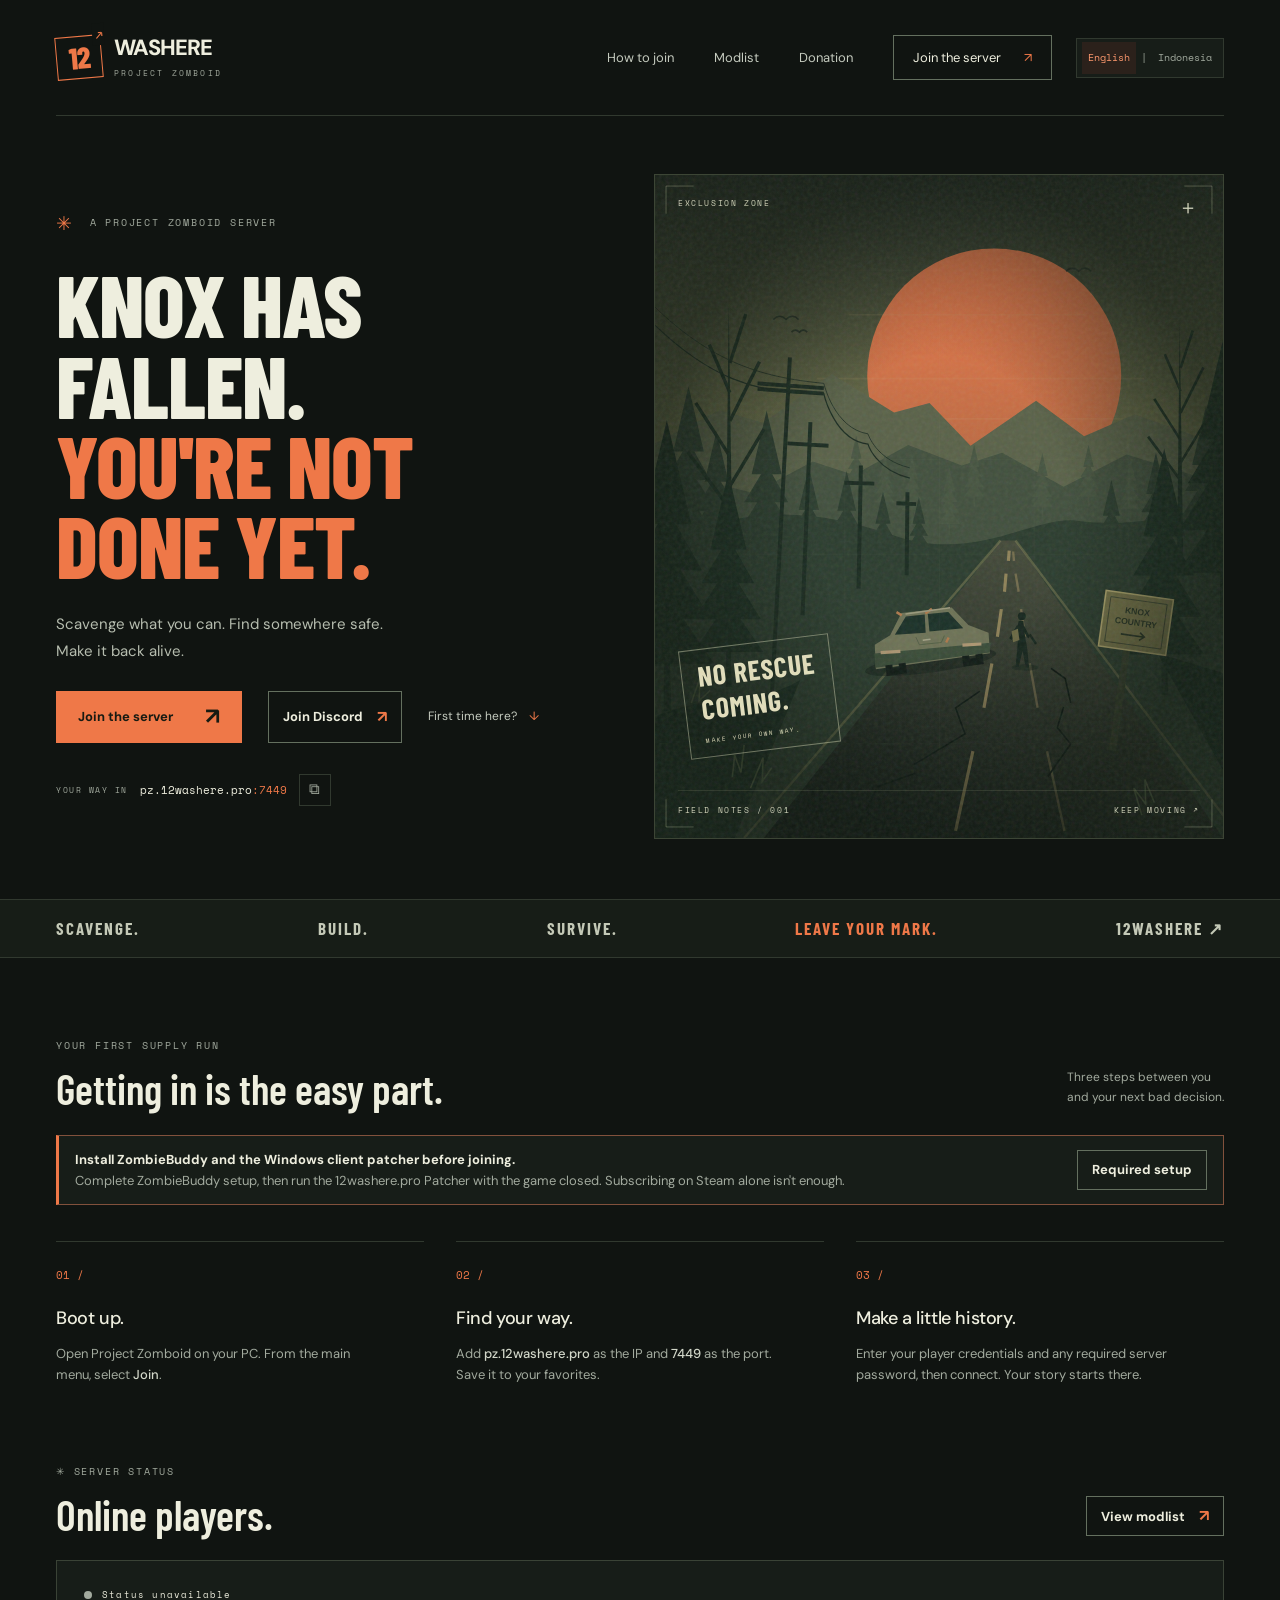
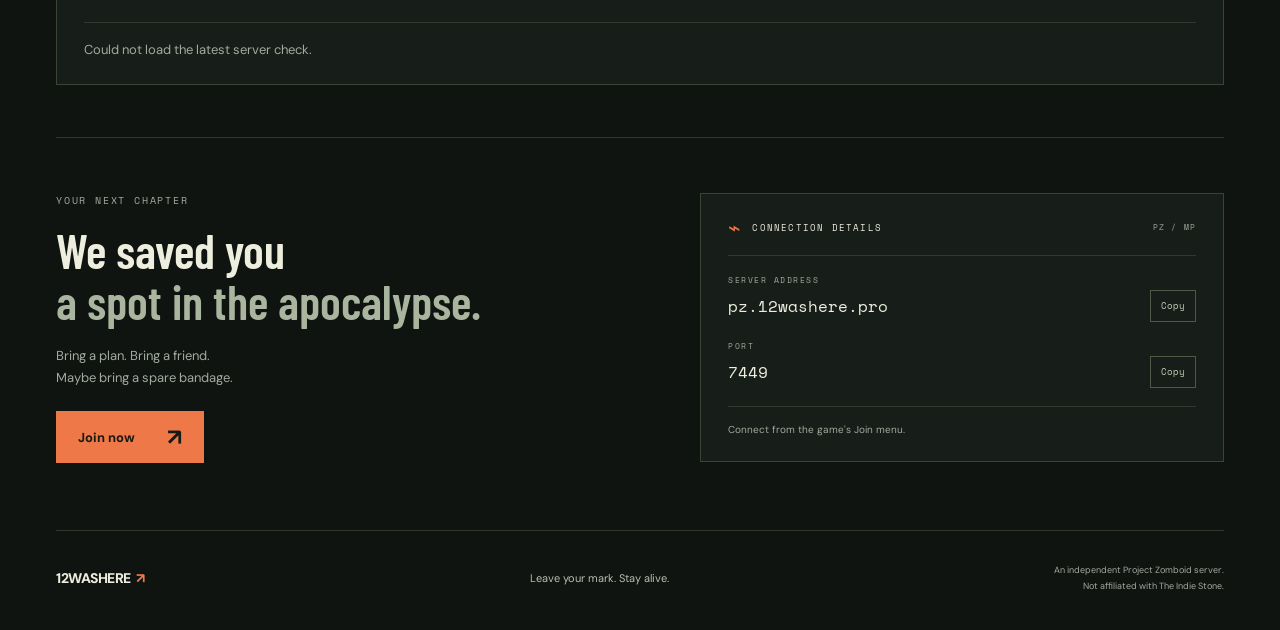
<file: index.html>
<!doctype html>
<html lang="en">
<head>
  <meta charset="utf-8">
  <meta name="viewport" content="width=device-width, initial-scale=1">
  <meta name="theme-color" content="#101411">
  <meta name="description" content="Knox has fallen. You're not done yet. Find the mods and connection details for 12WASHERE, a Project Zomboid server.">
  <meta property="og:title" content="12WASHERE — Leave your mark. Stay alive.">
  <meta property="og:description" content="Your next Project Zomboid story starts here. Get the connection details and join us.">
  <meta property="og:type" content="website">
  <title>12WASHERE — Project Zomboid</title>
  <link rel="icon" href="assets/favicon.svg" type="image/svg+xml">
  <link rel="stylesheet" href="style.css?v=12">
  <script src="language.js?v=12" defer></script>
  <script src="script.js?v=3" defer></script>
  <script src="players.js?v=3" defer></script>
</head>
<body>
  <a class="skip-link" href="#main" data-i18n="skip">Skip to content</a>
  <header class="site-header">
    <div class="header wrap">
      <a class="brand" href="#" aria-label="12WASHERE home" data-i18n-aria="brandHome"><span class="brand-mark">12<span>↗</span></span><span>WASHERE<span class="brand-sub">PROJECT ZOMBOID</span></span></a>
      <div class="header-tools">
        <nav aria-label="Main navigation" data-i18n-aria="mainNav"><a class="nav-guide" href="#how-to-join" data-i18n="guideLink">How to join</a><a class="nav-mods" href="mods.html" data-i18n="modlist">Modlist</a><a class="nav-donation" href="donation.html" data-i18n="donation">Donation</a><a class="nav-join" href="#connection" data-join data-i18n-html="join">Join the server <span aria-hidden="true">↗</span></a></nav>
        <div class="language-switch" role="group" aria-label="Site language" data-i18n-aria="languageLabel" hidden>
          <button type="button" lang="en" data-language="en" aria-pressed="true">English</button>
          <span aria-hidden="true">|</span>
          <button type="button" lang="id" data-language="id" aria-pressed="false">Indonesia</button>
        </div>
      </div>
    </div>
  </header>
  <main id="main">
    <section class="hero wrap" aria-labelledby="hero-title">
      <div class="hero-copy">
        <div class="eyebrow" data-i18n-html="serverEyebrow"><span class="cross" aria-hidden="true">✳</span> A PROJECT ZOMBOID SERVER</div>
        <h1 id="hero-title" data-i18n-html="heroTitle">KNOX HAS<br>FALLEN.<br><span>YOU'RE NOT<br>DONE YET.</span></h1>
        <p class="intro" data-i18n-html="heroIntro">Scavenge what you can. Find somewhere safe.<br>Make it back alive.</p>
        <div class="hero-actions">
          <a class="button primary" href="#connection" data-join data-i18n-html="join">Join the server <span aria-hidden="true">↗</span></a>
          <a class="button outline-button" href="https://discord.gg/3qPv6cNpSZ" data-i18n-html="joinDiscord">Join Discord <span aria-hidden="true">↗</span></a>
          <a class="text-link" href="#how-to-join" data-i18n-html="firstTime">First time here? <span aria-hidden="true">↓</span></a>
        </div>
        <div class="connection-mini"><span class="tiny-label" data-i18n="yourWay">YOUR WAY IN</span><code>pz.12washere.pro<span>:7449</span></code><button class="icon-button" type="button" data-copy="address" aria-label="Copy server address" data-i18n-aria="copyAddress" title="Copy server address" data-i18n-title="copyAddress">⧉</button></div>
      </div>
      <div class="hero-art">
        <img data-i18n-alt="artAlt" src="assets/last-road.svg" width="720" height="840" alt="Illustration of an abandoned forest highway beneath a burnt-orange sun, with an old car and a roadside survival sign.">
        <div class="art-top"><span data-i18n="artZone">EXCLUSION ZONE</span><span aria-hidden="true">＋</span></div>
        <div class="art-stamp"><span data-i18n-html="artRescue">NO RESCUE<br>COMING.</span><span class="stamp-small" data-i18n="artWay">MAKE YOUR OWN WAY.</span></div>
        <div class="art-bottom"><span data-i18n="artNotes">FIELD NOTES / 001</span><span data-i18n="artMove">KEEP MOVING ↗</span></div>
      </div>
    </section>
    <div class="ticker" aria-hidden="true"><div class="wrap"><span data-i18n="tickerScavenge">SCAVENGE.</span><span data-i18n="tickerBuild">BUILD.</span><span data-i18n="tickerSurvive">SURVIVE.</span><span class="ticker-accent" data-i18n="tickerMark">LEAVE YOUR MARK.</span><span>12WASHERE ↗</span></div></div>
    <section class="guide wrap" id="how-to-join" aria-labelledby="guide-title">
      <div class="section-heading"><div><p class="eyebrow" data-i18n="guideEyebrow">YOUR FIRST SUPPLY RUN</p><h2 id="guide-title" data-i18n="guideTitle">Getting in is the easy part.</h2></div><p data-i18n-html="guideIntro">Three steps between you<br>and your next bad decision.</p></div>
      <aside class="join-prerequisite" aria-labelledby="join-prerequisite-title">
        <div><p id="join-prerequisite-title" data-i18n="guideRequirement">Install ZombieBuddy and the Windows client patcher before joining.</p><p data-i18n="guideRequirementNote">Complete ZombieBuddy setup, then run the 12washere.pro Patcher with the game closed. Subscribing on Steam alone isn't enough.</p></div>
        <a class="button outline-button" href="mods.html#zombiebuddy" data-i18n-html="guideSetupLink">Required setup</a>
      </aside>
      <ol class="steps">
        <li><span class="step-number">01 /</span><h3 data-i18n="step1Title">Boot up.</h3><p data-i18n-html="step1">Open Project Zomboid on your PC. From the main menu, select <strong>Join</strong>.</p></li>
        <li><span class="step-number">02 /</span><h3 data-i18n="step2Title">Find your way.</h3><p><span data-i18n="step2Host">Add </span><strong>pz.12washere.pro</strong><span data-i18n="step2Port"> as the IP and </span><strong>7449</strong><span data-i18n="step2Save"> as the port. Save it to your favorites.</span></p></li>
        <li><span class="step-number">03 /</span><h3 data-i18n="step3Title">Make a little history.</h3><p data-i18n="step3">Enter your player credentials and any required server password, then connect. Your story starts there.</p></li>
      </ol>
    </section>
    <section class="roster wrap" aria-labelledby="roster-title">
      <div class="section-heading"><div><p class="eyebrow" data-i18n="statusEyebrow">✳ SERVER STATUS</p><h2 id="roster-title" data-i18n="rosterTitle">Online players.</h2></div><a class="button outline-button" href="mods.html" data-i18n-html="viewModlist">View modlist <span aria-hidden="true">↗</span></a></div>
      <div class="server-card roster-card">
        <div class="card-title"><span class="status-dot" id="player-status-dot" aria-hidden="true"></span> <span id="player-status">Checking server…</span><span class="protocol" id="player-count"></span></div>
        <p class="roster-message" id="player-message" role="status">Loading the latest player list.</p>
        <ul class="player-list" id="player-list" aria-label="Players online" data-i18n-aria="rosterTitle" hidden></ul>
        <p class="server-note" id="player-checked" hidden></p>
        <noscript><p class="roster-message">Enable JavaScript to see the latest player list.</p></noscript>
      </div>
    </section>
    <section class="connection wrap" id="connection" aria-labelledby="connection-title">
      <div class="connection-copy"><p class="eyebrow" data-i18n="connectionEyebrow">YOUR NEXT CHAPTER</p><h2 id="connection-title" data-i18n-html="connectionTitle">We saved you<br><span>a spot in the apocalypse.</span></h2><p data-i18n-html="connectionIntro">Bring a plan. Bring a friend.<br>Maybe bring a spare bandage.</p><a class="button primary" href="#connection" data-join data-i18n-html="joinNow">Join now <span aria-hidden="true">↗</span></a></div>
      <div class="server-card"><div class="card-title"><span aria-hidden="true">⌁</span> <span data-i18n="connectionDetails">CONNECTION DETAILS</span> <span class="protocol">PZ / MP</span></div><dl><div><dt data-i18n="serverAddress">SERVER ADDRESS</dt><dd><code>pz.12washere.pro</code><button class="small-copy" data-copy="host" aria-label="Copy server hostname" data-i18n-aria="copyHost" data-i18n="copy">Copy</button></dd></div><div><dt data-i18n="port">PORT</dt><dd><code>7449</code><button class="small-copy" data-copy="port" aria-label="Copy server port" data-i18n-aria="copyPort" data-i18n="copy">Copy</button></dd></div></dl><p class="server-note" data-i18n="connectNote">Connect from the game's Join menu.</p></div>
    </section>
  </main>
  <footer class="footer wrap"><a class="footer-brand" href="#">12WASHERE<span>↗</span></a><p data-i18n="footerMotto">Leave your mark. Stay alive.</p><span class="footer-note" data-i18n-html="footerNote">An independent Project Zomboid server.<br>Not affiliated with The Indie Stone.</span></footer>
  <dialog id="join-dialog" aria-labelledby="join-title" aria-describedby="join-description">
    <button class="dialog-close icon-button" type="button" aria-label="Close join instructions" data-i18n-aria="closeJoin">×</button><p class="eyebrow" data-i18n="dialogEyebrow">SEE YOU ON THE OTHER SIDE</p><h2 id="join-title" data-i18n="dialogTitle">Your way in.</h2><p id="join-description" data-i18n-html="dialogIntro">Open Project Zomboid, select <strong>Join</strong>, and add these details to your favorites.</p>
    <aside class="join-setup-reminder" aria-labelledby="join-setup-title">
      <h3 id="join-setup-title" data-i18n="joinSetupTitle">Before you join</h3>
      <p data-i18n="joinSetupReminder">Remember to review the ZombieBuddy setup guide before connecting.</p>
      <a class="button outline-button" href="mods.html#zombiebuddy" data-i18n-html="joinSetupGuide">Review ZombieBuddy setup <span aria-hidden="true">↗</span></a>
      <p class="join-setup-optional" data-i18n="joinSetupOptional">Optional: opening this guide is up to you. You can continue with the server details below.</p>
    </aside>
    <div class="dialog-fields"><div><span data-i18n="hostname">IP / HOSTNAME</span><code>pz.12washere.pro</code><button class="small-copy" data-copy="host" aria-label="Copy hostname from join instructions" data-i18n-aria="copyHost" data-i18n="copy">Copy</button></div><div><span data-i18n="port">PORT</span><code>7449</code><button class="small-copy" data-copy="port" aria-label="Copy port from join instructions" data-i18n-aria="copyPort" data-i18n="copy">Copy</button></div></div>
    <p class="dialog-status" role="status" aria-live="polite" aria-atomic="true"></p>
    <a class="button primary launch" href="steam://rungameid/108600" data-i18n-html="launch">Launch Project Zomboid <span aria-hidden="true">↗</span></a><p class="launch-note" data-i18n="launchNote">Requires Steam and Project Zomboid on this device. Launching opens the game; enter the server details in its Join menu.</p>
    <details><summary data-i18n="troubleTitle">Trouble connecting?</summary><p data-i18n="troubleText">Double-check the hostname and port above. Make sure your game version matches the server, and enter a server password if required.</p></details>
  </dialog>
  <div class="toast" id="toast" role="status" aria-live="polite" aria-atomic="true"></div>
</body>
</html>
</file>
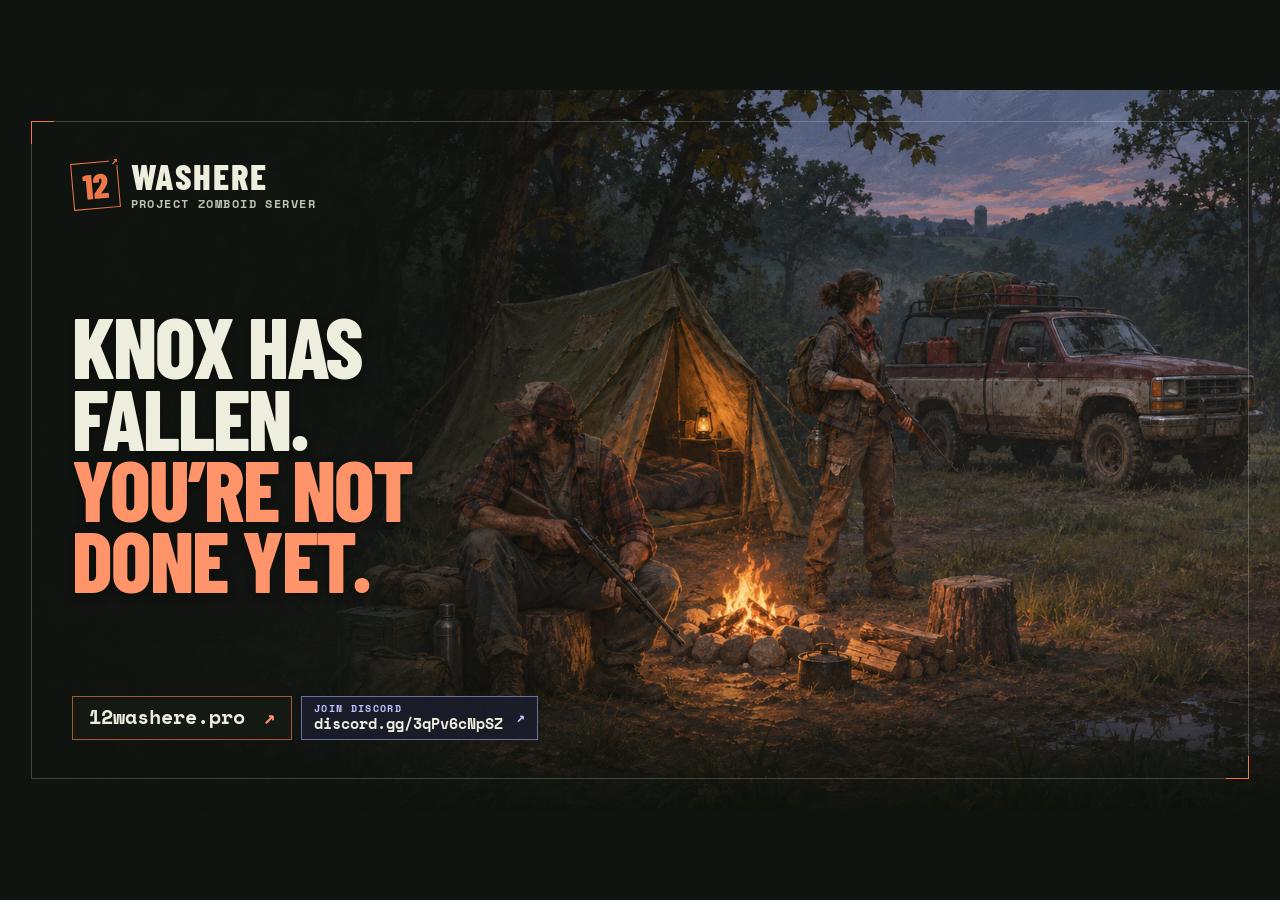
<file: promo/index.html>
<!doctype html>
<html lang="en">
<head>
  <meta charset="utf-8">
  <meta name="viewport" content="width=device-width, initial-scale=1">
  <title>12WASHERE | Promotional Banner</title>
  <style>
    @font-face {
      font-family: "Barlow Condensed";
      src: url("barlow-condensed-800.woff2") format("woff2");
      font-weight: 800;
      font-display: swap;
    }
    @font-face {
      font-family: "Space Mono";
      src: url("space-mono-700.woff2") format("woff2");
      font-weight: 700;
      font-display: swap;
    }
    :root {
      color-scheme: dark;
      --cream: #eeeede;
      --accent: #ef7848;
      --display: "Barlow Condensed", "Arial Narrow", Impact, sans-serif;
      --mono: "Space Mono", Consolas, monospace;
    }
    * { box-sizing: border-box; }
    body {
      margin: 0;
      min-height: 100svh;
      display: grid;
      place-items: center;
      background: #101411;
      color: var(--cream);
    }
    .canvas {
      width: min(100%, 1920px);
      container-type: inline-size;
    }
    .banner {
      position: relative;
      isolation: isolate;
      overflow: hidden;
      aspect-ratio: 16 / 9;
      background: #111612;
    }
    .scene, .banner::before {
      position: absolute;
      inset: 0;
      width: 100%;
      height: 100%;
    }
    .scene {
      z-index: -2;
      object-fit: cover;
    }
    .banner::before {
      content: "";
      z-index: -1;
      background:
        linear-gradient(90deg, #101411f0 0%, #101411ab 25%, #10141126 41%, transparent 58%),
        linear-gradient(0deg, #0a0f0acc 0%, transparent 23%);
    }
    .frame {
      position: absolute;
      inset: 2.45cqw;
      border: 1px solid #eeeede36;
      pointer-events: none;
    }
    .frame::before, .frame::after {
      content: "";
      position: absolute;
      width: 1.7cqw;
      height: 1.7cqw;
      border: solid var(--accent);
    }
    .frame::before {
      top: -1px;
      left: -1px;
      border-width: .14cqw 0 0 .14cqw;
    }
    .frame::after {
      right: -1px;
      bottom: -1px;
      border-width: 0 .14cqw .14cqw 0;
    }
    .copy {
      position: absolute;
      inset: 5.55cqw auto 5.5cqw 5.65cqw;
      display: grid;
      grid-template-rows: auto 1fr auto;
      justify-items: start;
    }
    .brand {
      display: flex;
      align-items: center;
      gap: .9cqw;
      font: 800 2.85cqw/.82 var(--display);
      letter-spacing: .045em;
    }
    .brand-mark {
      position: relative;
      width: 3.65cqw;
      height: 3.65cqw;
      display: grid;
      place-items: center;
      border: .10cqw solid var(--accent);
      color: var(--accent);
      font-size: 2.72cqw;
      letter-spacing: 0;
      transform: rotate(-5deg);
    }
    .brand-mark::after {
      content: "↗";
      position: absolute;
      top: -.58cqw;
      right: -.34cqw;
      padding-inline: .15cqw;
      background: #131613;
      font: 700 .92cqw/1 var(--mono);
    }
    .brand-game {
      display: block;
      margin-top: .46cqw;
      color: #bac3b2;
      font: 700 .93cqw/1.1 var(--mono);
      letter-spacing: .12em;
      text-transform: uppercase;
    }
    h1 {
      align-self: center;
      margin: 0;
      font: 800 6.62cqw/.84 var(--display);
      letter-spacing: -.025em;
      text-transform: uppercase;
      text-shadow: 0 .12cqw .7cqw #080b08aa;
    }
    h1 span { color: #ff9369; }
    .actions {
      display: flex;
      gap: .7cqw;
    }
    .action {
      display: inline-flex;
      align-items: center;
      gap: 1.5cqw;
      border: .09cqw solid #ef7848a8;
      padding: .85cqw 1.2cqw .91cqw;
      background: #141a15e6;
      color: var(--cream);
      text-decoration: none;
      font: 700 1.53cqw/1 var(--mono);
    }
    .action-arrow { color: #ff9369; }
    .action:focus-visible { outline: 2px solid var(--accent); outline-offset: 5px; }
    .discord {
      gap: 1cqw;
      padding: .45cqw .95cqw;
      border-color: #9599d8a8;
      background: #1a1d2aef;
      font-size: 1.15cqw;
    }
    .discord-label {
      display: block;
      margin-bottom: .24cqw;
      color: #c0c3ff;
      font-size: .79cqw;
      letter-spacing: .13em;
      text-transform: uppercase;
    }
    .discord .action-arrow { color: #c0c3ff; }
  </style>
</head>
<body>
  <main class="canvas">
    <article class="banner" aria-label="12WASHERE promotional banner">
      <img class="scene" src="campsite.png" alt="At a woodland campsite at dusk, two survivors with rifles watch the treeline beside a tent, campfire, and off-road pickup.">
      <div class="frame" aria-hidden="true"></div>
      <div class="copy">
        <div class="brand" role="img" aria-label="12WASHERE, a Project Zomboid server">
          <span class="brand-mark" aria-hidden="true">12</span>
          <div aria-hidden="true">WASHERE<span class="brand-game">Project Zomboid Server</span></div>
        </div>
        <h1>Knox has<br>fallen.<br><span>You’re not<br>done yet.</span></h1>
        <div class="actions">
          <a class="action" href="https://12washere.pro/">12washere.pro <span class="action-arrow" aria-hidden="true">↗</span></a>
          <a class="action discord" href="https://discord.gg/3qPv6cNpSZ">
            <span><span class="discord-label">Join Discord</span>discord.gg/3qPv6cNpSZ</span>
            <span class="action-arrow" aria-hidden="true">↗</span>
          </a>
        </div>
      </div>
    </article>
  </main>
</body>
</html>

<!--
Background generated with the built-in imagegen tool.

Prompt
Create the full-bleed background illustration for a 16:9 promotional banner for a Project Zomboid multiplayer server. Compose it like gritty hand-painted survival-game key art, seen from an elevated three-quarter angle. A small woodland campsite in rural Kentucky at late dusk, with exactly two distinct survivors, visibly holding rifles at low ready and watching different parts of the treeline. Put both survivors, a pitched weathered olive canvas tent with a warm opening, a small amber campfire, and a mud-splashed 1990s off-road pickup with supplies secured to its rack in the right 55% of the frame, arranging them in clear, separate silhouettes. Give the survivors practical mismatched workwear and visible faces or profiles. Keep the entire vehicle within frame with space to its right, place the main subjects in the central vertical 75%, and keep the bottom edges expendable for a wide crop. Campfire light reveals the figures, tent, stones and some supplies, while muted cool green forest shadows and faint blue-gray twilight give the scene depth. Tension and camaraderie, grounded proportions, visible brushwork and subtle grain. Keep the left 45% naturally dark and low-detail with shadowed forest and subdued ground so a designer can overlay large cream text. No typography, logos, watermarks, UI, gore or muzzle flashes.
-->

<!-- Bundled font licenses
Copyright 2017 The Barlow Project Authors (https://github.com/jpt/barlow)

This Font Software is licensed under the SIL Open Font License, Version 1.1.
This license is copied below, and is also available with a FAQ at:
http://scripts.sil.org/OFL


-----------------------------------------------------------
SIL OPEN FONT LICENSE Version 1.1 - 26 February 2007
-----------------------------------------------------------

PREAMBLE
The goals of the Open Font License (OFL) are to stimulate worldwide
development of collaborative font projects, to support the font creation
efforts of academic and linguistic communities, and to provide a free and
open framework in which fonts may be shared and improved in partnership
with others.

The OFL allows the licensed fonts to be used, studied, modified and
redistributed freely as long as they are not sold by themselves. The
fonts, including any derivative works, can be bundled, embedded,
redistributed and/or sold with any software provided that any reserved
names are not used by derivative works. The fonts and derivatives,
however, cannot be released under any other type of license. The
requirement for fonts to remain under this license does not apply
to any document created using the fonts or their derivatives.

DEFINITIONS
"Font Software" refers to the set of files released by the Copyright
Holder(s) under this license and clearly marked as such. This may
include source files, build scripts and documentation.

"Reserved Font Name" refers to any names specified as such after the
copyright statement(s).

"Original Version" refers to the collection of Font Software components as
distributed by the Copyright Holder(s).

"Modified Version" refers to any derivative made by adding to, deleting,
or substituting -- in part or in whole -- any of the components of the
Original Version, by changing formats or by porting the Font Software to a
new environment.

"Author" refers to any designer, engineer, programmer, technical
writer or other person who contributed to the Font Software.

PERMISSION & CONDITIONS
Permission is hereby granted, free of charge, to any person obtaining
a copy of the Font Software, to use, study, copy, merge, embed, modify,
redistribute, and sell modified and unmodified copies of the Font
Software, subject to the following conditions:

1) Neither the Font Software nor any of its individual components,
in Original or Modified Versions, may be sold by itself.

2) Original or Modified Versions of the Font Software may be bundled,
redistributed and/or sold with any software, provided that each copy
contains the above copyright notice and this license. These can be
included either as stand-alone text files, human-readable headers or
in the appropriate machine-readable metadata fields within text or
binary files as long as those fields can be easily viewed by the user.

3) No Modified Version of the Font Software may use the Reserved Font
Name(s) unless explicit written permission is granted by the corresponding
Copyright Holder. This restriction only applies to the primary font name as
presented to the users.

4) The name(s) of the Copyright Holder(s) or the Author(s) of the Font
Software shall not be used to promote, endorse or advertise any
Modified Version, except to acknowledge the contribution(s) of the
Copyright Holder(s) and the Author(s) or with their explicit written
permission.

5) The Font Software, modified or unmodified, in part or in whole,
must be distributed entirely under this license, and must not be
distributed under any other license. The requirement for fonts to
remain under this license does not apply to any document created
using the Font Software.

TERMINATION
This license becomes null and void if any of the above conditions are
not met.

DISCLAIMER
THE FONT SOFTWARE IS PROVIDED "AS IS", WITHOUT WARRANTY OF ANY KIND,
EXPRESS OR IMPLIED, INCLUDING BUT NOT LIMITED TO ANY WARRANTIES OF
MERCHANTABILITY, FITNESS FOR A PARTICULAR PURPOSE AND NONINFRINGEMENT
OF COPYRIGHT, PATENT, TRADEMARK, OR OTHER RIGHT. IN NO EVENT SHALL THE
COPYRIGHT HOLDER BE LIABLE FOR ANY CLAIM, DAMAGES OR OTHER LIABILITY,
INCLUDING ANY GENERAL, SPECIAL, INDIRECT, INCIDENTAL, OR CONSEQUENTIAL
DAMAGES, WHETHER IN AN ACTION OF CONTRACT, TORT OR OTHERWISE, ARISING
FROM, OUT OF THE USE OR INABILITY TO USE THE FONT SOFTWARE OR FROM
OTHER DEALINGS IN THE FONT SOFTWARE.

Copyright 2016 The Space Mono Project Authors (https://github.com/googlefonts/spacemono)

This Font Software is licensed under the SIL Open Font License, Version 1.1.
This license is copied below, and is also available with a FAQ at:
http://scripts.sil.org/OFL


-----------------------------------------------------------
SIL OPEN FONT LICENSE Version 1.1 - 26 February 2007
-----------------------------------------------------------

PREAMBLE
The goals of the Open Font License (OFL) are to stimulate worldwide
development of collaborative font projects, to support the font creation
efforts of academic and linguistic communities, and to provide a free and
open framework in which fonts may be shared and improved in partnership
with others.

The OFL allows the licensed fonts to be used, studied, modified and
redistributed freely as long as they are not sold by themselves. The
fonts, including any derivative works, can be bundled, embedded,
redistributed and/or sold with any software provided that any reserved
names are not used by derivative works. The fonts and derivatives,
however, cannot be released under any other type of license. The
requirement for fonts to remain under this license does not apply
to any document created using the fonts or their derivatives.

DEFINITIONS
"Font Software" refers to the set of files released by the Copyright
Holder(s) under this license and clearly marked as such. This may
include source files, build scripts and documentation.

"Reserved Font Name" refers to any names specified as such after the
copyright statement(s).

"Original Version" refers to the collection of Font Software components as
distributed by the Copyright Holder(s).

"Modified Version" refers to any derivative made by adding to, deleting,
or substituting -- in part or in whole -- any of the components of the
Original Version, by changing formats or by porting the Font Software to a
new environment.

"Author" refers to any designer, engineer, programmer, technical
writer or other person who contributed to the Font Software.

PERMISSION & CONDITIONS
Permission is hereby granted, free of charge, to any person obtaining
a copy of the Font Software, to use, study, copy, merge, embed, modify,
redistribute, and sell modified and unmodified copies of the Font
Software, subject to the following conditions:

1) Neither the Font Software nor any of its individual components,
in Original or Modified Versions, may be sold by itself.

2) Original or Modified Versions of the Font Software may be bundled,
redistributed and/or sold with any software, provided that each copy
contains the above copyright notice and this license. These can be
included either as stand-alone text files, human-readable headers or
in the appropriate machine-readable metadata fields within text or
binary files as long as those fields can be easily viewed by the user.

3) No Modified Version of the Font Software may use the Reserved Font
Name(s) unless explicit written permission is granted by the corresponding
Copyright Holder. This restriction only applies to the primary font name as
presented to the users.

4) The name(s) of the Copyright Holder(s) or the Author(s) of the Font
Software shall not be used to promote, endorse or advertise any
Modified Version, except to acknowledge the contribution(s) of the
Copyright Holder(s) and the Author(s) or with their explicit written
permission.

5) The Font Software, modified or unmodified, in part or in whole,
must be distributed entirely under this license, and must not be
distributed under any other license. The requirement for fonts to
remain under this license does not apply to any document created
using the Font Software.

TERMINATION
This license becomes null and void if any of the above conditions are
not met.

DISCLAIMER
THE FONT SOFTWARE IS PROVIDED "AS IS", WITHOUT WARRANTY OF ANY KIND,
EXPRESS OR IMPLIED, INCLUDING BUT NOT LIMITED TO ANY WARRANTIES OF
MERCHANTABILITY, FITNESS FOR A PARTICULAR PURPOSE AND NONINFRINGEMENT
OF COPYRIGHT, PATENT, TRADEMARK, OR OTHER RIGHT. IN NO EVENT SHALL THE
COPYRIGHT HOLDER BE LIABLE FOR ANY CLAIM, DAMAGES OR OTHER LIABILITY,
INCLUDING ANY GENERAL, SPECIAL, INDIRECT, INCIDENTAL, OR CONSEQUENTIAL
DAMAGES, WHETHER IN AN ACTION OF CONTRACT, TORT OR OTHERWISE, ARISING
FROM, OUT OF THE USE OR INABILITY TO USE THE FONT SOFTWARE OR FROM
OTHER DEALINGS IN THE FONT SOFTWARE.
-->
</file>
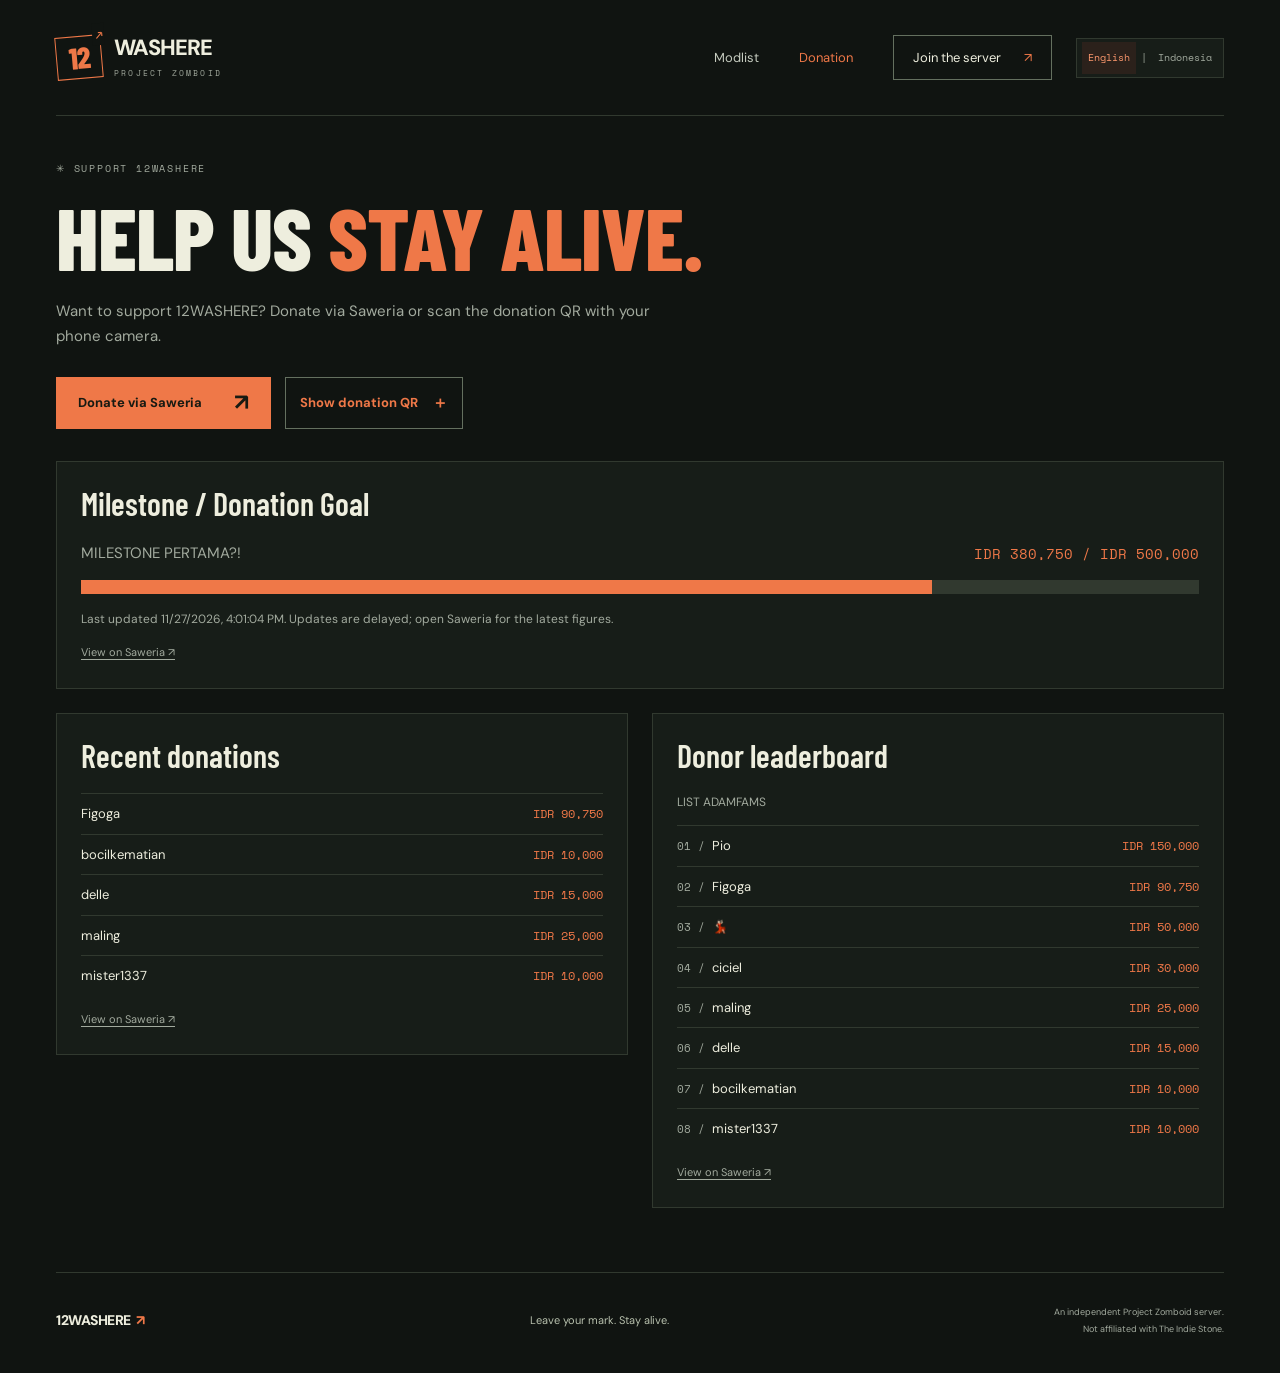
<file: donation.html>
<!doctype html>
<html lang="en">
<head>
  <meta charset="utf-8">
  <meta name="viewport" content="width=device-width, initial-scale=1">
  <meta name="theme-color" content="#101411">
  <meta name="description" content="Support the 12WASHERE Project Zomboid server through Saweria or QRIS. See recent donations, our donation goal, and the donor leaderboard.">
  <title data-i18n="donationPageTitle">Donation — 12WASHERE</title>
  <link rel="icon" href="assets/favicon.svg" type="image/svg+xml">
  <link rel="stylesheet" href="style.css?v=12">
  <link rel="stylesheet" href="donation.css?v=4">
  <script src="language.js?v=12" defer></script>
  <script src="donation.js?v=2" defer></script>
</head>
<body>
  <a class="skip-link" href="#main" data-i18n="skip">Skip to content</a>
  <header class="site-header">
    <div class="header wrap">
      <a class="brand" href="./" aria-label="12WASHERE home" data-i18n-aria="brandHome"><span class="brand-mark">12<span>↗</span></span><span>WASHERE<span class="brand-sub">PROJECT ZOMBOID</span></span></a>
      <div class="header-tools">
        <nav aria-label="Main navigation" data-i18n-aria="mainNav"><a class="nav-mods" href="mods.html" data-i18n="modlist">Modlist</a><a class="nav-donation" href="donation.html" aria-current="page" data-i18n="donation">Donation</a><a class="nav-join" href="./#connection" data-i18n-html="join">Join the server <span aria-hidden="true">↗</span></a></nav>
        <div class="language-switch" role="group" aria-label="Site language" data-i18n-aria="languageLabel" hidden>
          <button type="button" lang="en" data-language="en" aria-pressed="true">English</button>
          <span aria-hidden="true">|</span>
          <button type="button" lang="id" data-language="id" aria-pressed="false">Indonesia</button>
        </div>
      </div>
    </div>
  </header>
  <main class="donation-page wrap" id="main">
    <section class="donation-intro" aria-labelledby="donation-title">
      <p class="eyebrow" data-i18n="donationEyebrow">✳ SUPPORT 12WASHERE</p>
      <h1 id="donation-title" data-i18n-html="donationTitle">HELP US <span>STAY ALIVE.</span></h1>
      <p data-i18n="donationIntro">Want to support 12WASHERE? Donate via Saweria or scan the donation QR with your phone camera.</p>
      <div class="donation-actions">
        <a class="button primary" href="https://saweria.co/12washere" target="_blank" rel="noopener noreferrer"><span class="donation-button-label" data-i18n="donateSaweria">Donate via Saweria</span><span aria-hidden="true">↗</span></a>
        <a class="button outline-button" id="show-qris" href="https://saweria.co/12washere" target="_blank" rel="noopener noreferrer" aria-haspopup="dialog" aria-controls="qris-dialog"><span class="donation-button-label" data-i18n="showQris">Show donation QR</span><span aria-hidden="true">＋</span></a>
      </div>
    </section>
    <section class="donation-widget donation-goal-widget" aria-labelledby="goal-title">
      <h2 id="goal-title" data-i18n="donationGoal">Milestone / Donation Goal</h2>
      <div id="donation-goal"></div>
      <p class="donation-status" id="donation-status" role="status" data-i18n="donationsLoading">Loading the latest donations…</p>
      <a class="widget-fallback" href="https://saweria.co/widgets/milestone?streamKey=ab95bc4c3d7dbed563380562e69c7861" target="_blank" rel="noopener noreferrer" data-i18n="widgetFallback">View on Saweria ↗</a>
    </section>
    <div class="donation-boards">
      <section class="donation-widget recent-donations" aria-labelledby="recent-title">
        <h2 id="recent-title" data-i18n="recentDonations">Recent donations</h2>
        <ul class="donation-list recent-list" id="recent-donations"></ul>
        <a class="widget-fallback" href="https://saweria.co/widgets/recent?streamKey=ab95bc4c3d7dbed563380562e69c7861" target="_blank" rel="noopener noreferrer" data-i18n="widgetFallback">View on Saweria ↗</a>
      </section>
      <section class="donation-widget" aria-labelledby="leaderboard-title">
        <h2 id="leaderboard-title" data-i18n="donationLeaderboard">Donor leaderboard</h2>
        <p class="donation-board-title" id="leaderboard-label"></p>
        <ol class="donation-list leaderboard-list" id="donation-leaderboard"></ol>
        <a class="widget-fallback" href="https://saweria.co/widgets/leaderboard?streamKey=ab95bc4c3d7dbed563380562e69c7861" target="_blank" rel="noopener noreferrer" data-i18n="widgetFallback">View on Saweria ↗</a>
      </section>
    </div>
  </main>
  <noscript><p class="wrap donation-status">Enable JavaScript to see donation updates and the QR popup. You can still open Saweria using either donation button above.</p></noscript>
  <footer class="footer wrap"><a class="footer-brand" href="./">12WASHERE<span>↗</span></a><p data-i18n="footerMotto">Leave your mark. Stay alive.</p><span class="footer-note" data-i18n-html="footerNote">An independent Project Zomboid server.<br>Not affiliated with The Indie Stone.</span></footer>
  <dialog id="qris-dialog" aria-labelledby="qris-title" aria-describedby="qris-description">
    <button class="dialog-close icon-button" type="button" aria-label="Close donation QR code" data-i18n-aria="closeQris" autofocus>×</button>
    <p class="eyebrow" data-i18n="qrisEyebrow">SAWERIA / DONATION QR</p>
    <h2 id="qris-title" data-i18n="qrisTitle">Scan to donate.</h2>
    <p id="qris-description" data-i18n="qrisDescription">Scan with your phone camera to open Saweria, then enter an amount and choose QRIS at checkout.</p>
    <figure class="qris-card">
      <div class="qris-card-header">
        <div class="qris-card-brand"><span class="qris-card-number">12</span><span>WASHERE<span class="qris-card-arrow" aria-hidden="true">↗</span></span></div>
        <span class="qris-card-tag">SAWERIA</span>
      </div>
      <div class="qris-code-frame"><img class="qris-code" src="assets/saweria-qr.svg?v=3" width="300" height="300" alt="QR code for saweria.co/12washere" data-i18n-alt="qrisAlt"></div>
      <figcaption class="qris-card-caption"><span data-i18n="footerMotto">Leave your mark. Stay alive.</span><span aria-hidden="true">✳</span></figcaption>
    </figure>
    <p class="qris-address">saweria.co/12washere</p>
    <p class="qris-device-note" data-i18n="qrisDeviceNote">Using this phone? Open the donation page below.</p>
    <a class="button primary qris-open" href="https://saweria.co/12washere" target="_blank" rel="noopener noreferrer"><span class="donation-button-label" data-i18n="donateSaweria">Donate via Saweria</span><span aria-hidden="true">↗</span></a>
  </dialog>
</body>
</html>
</file>
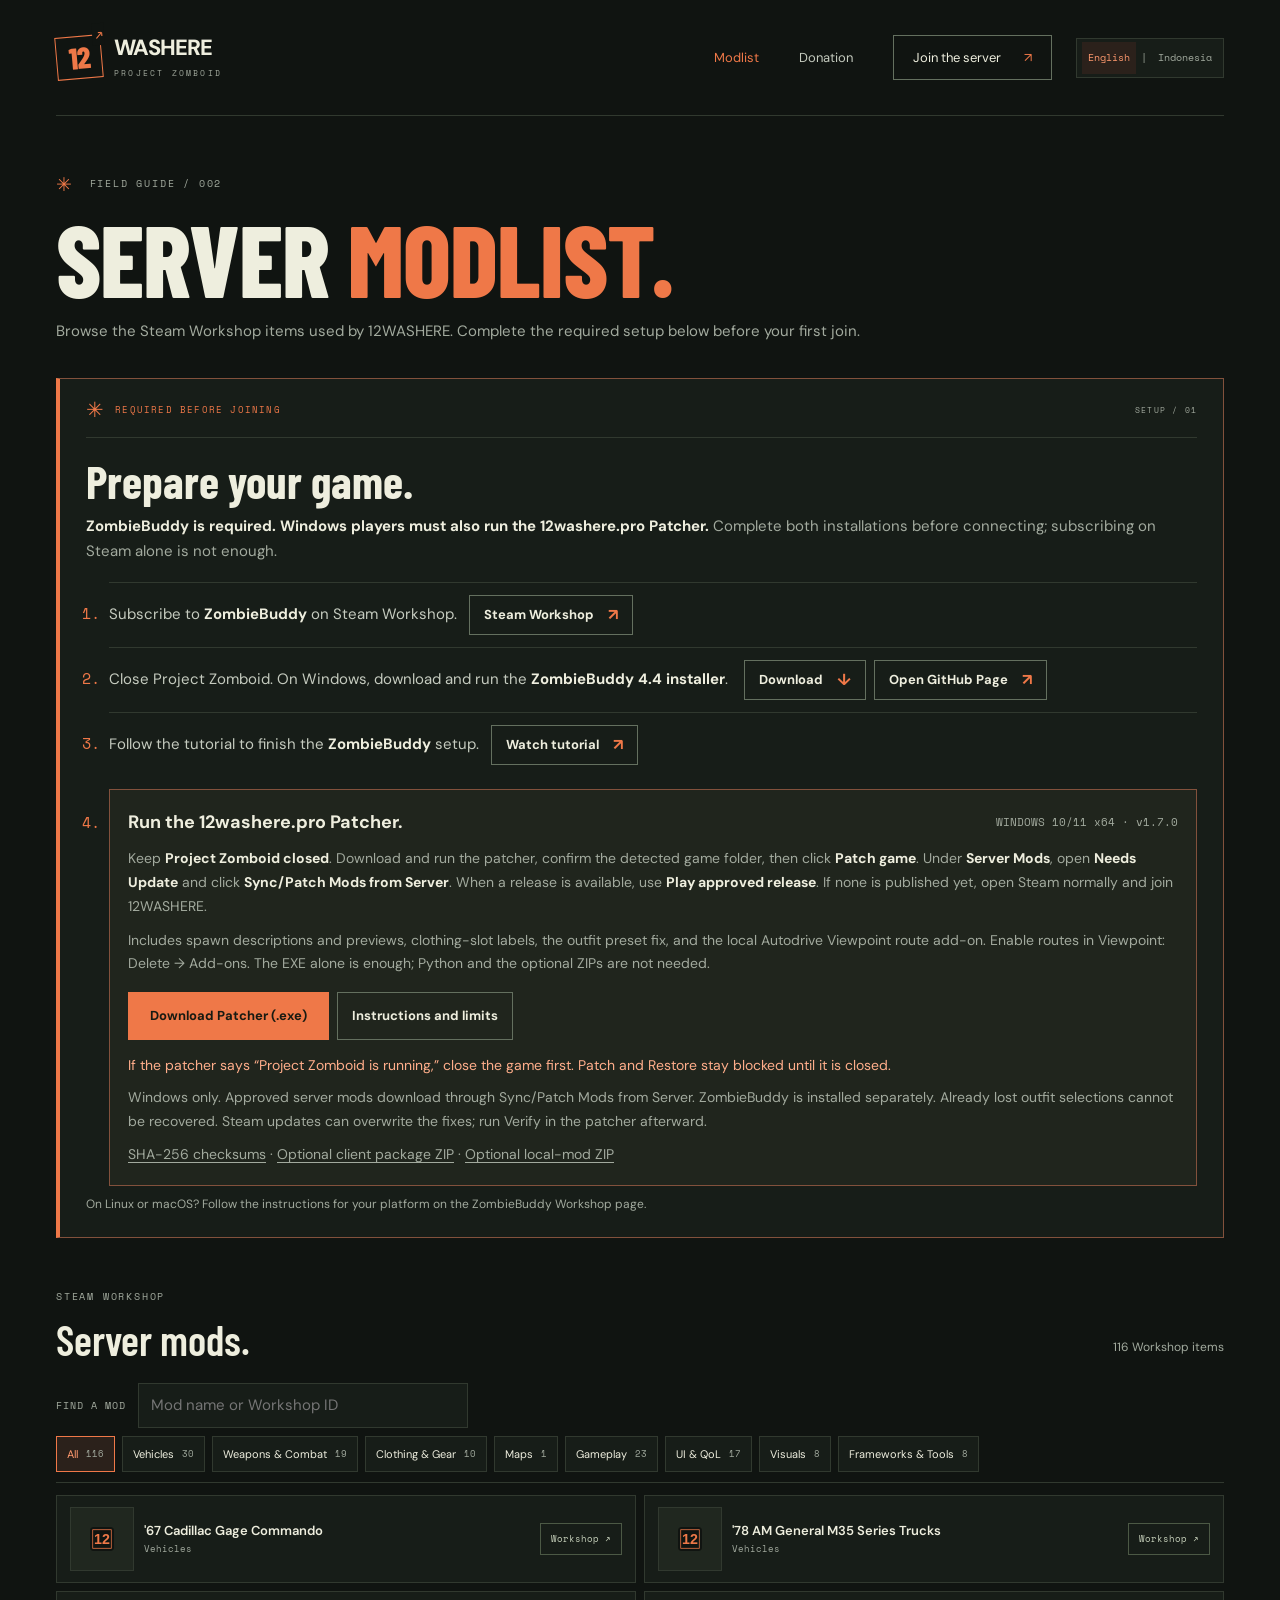
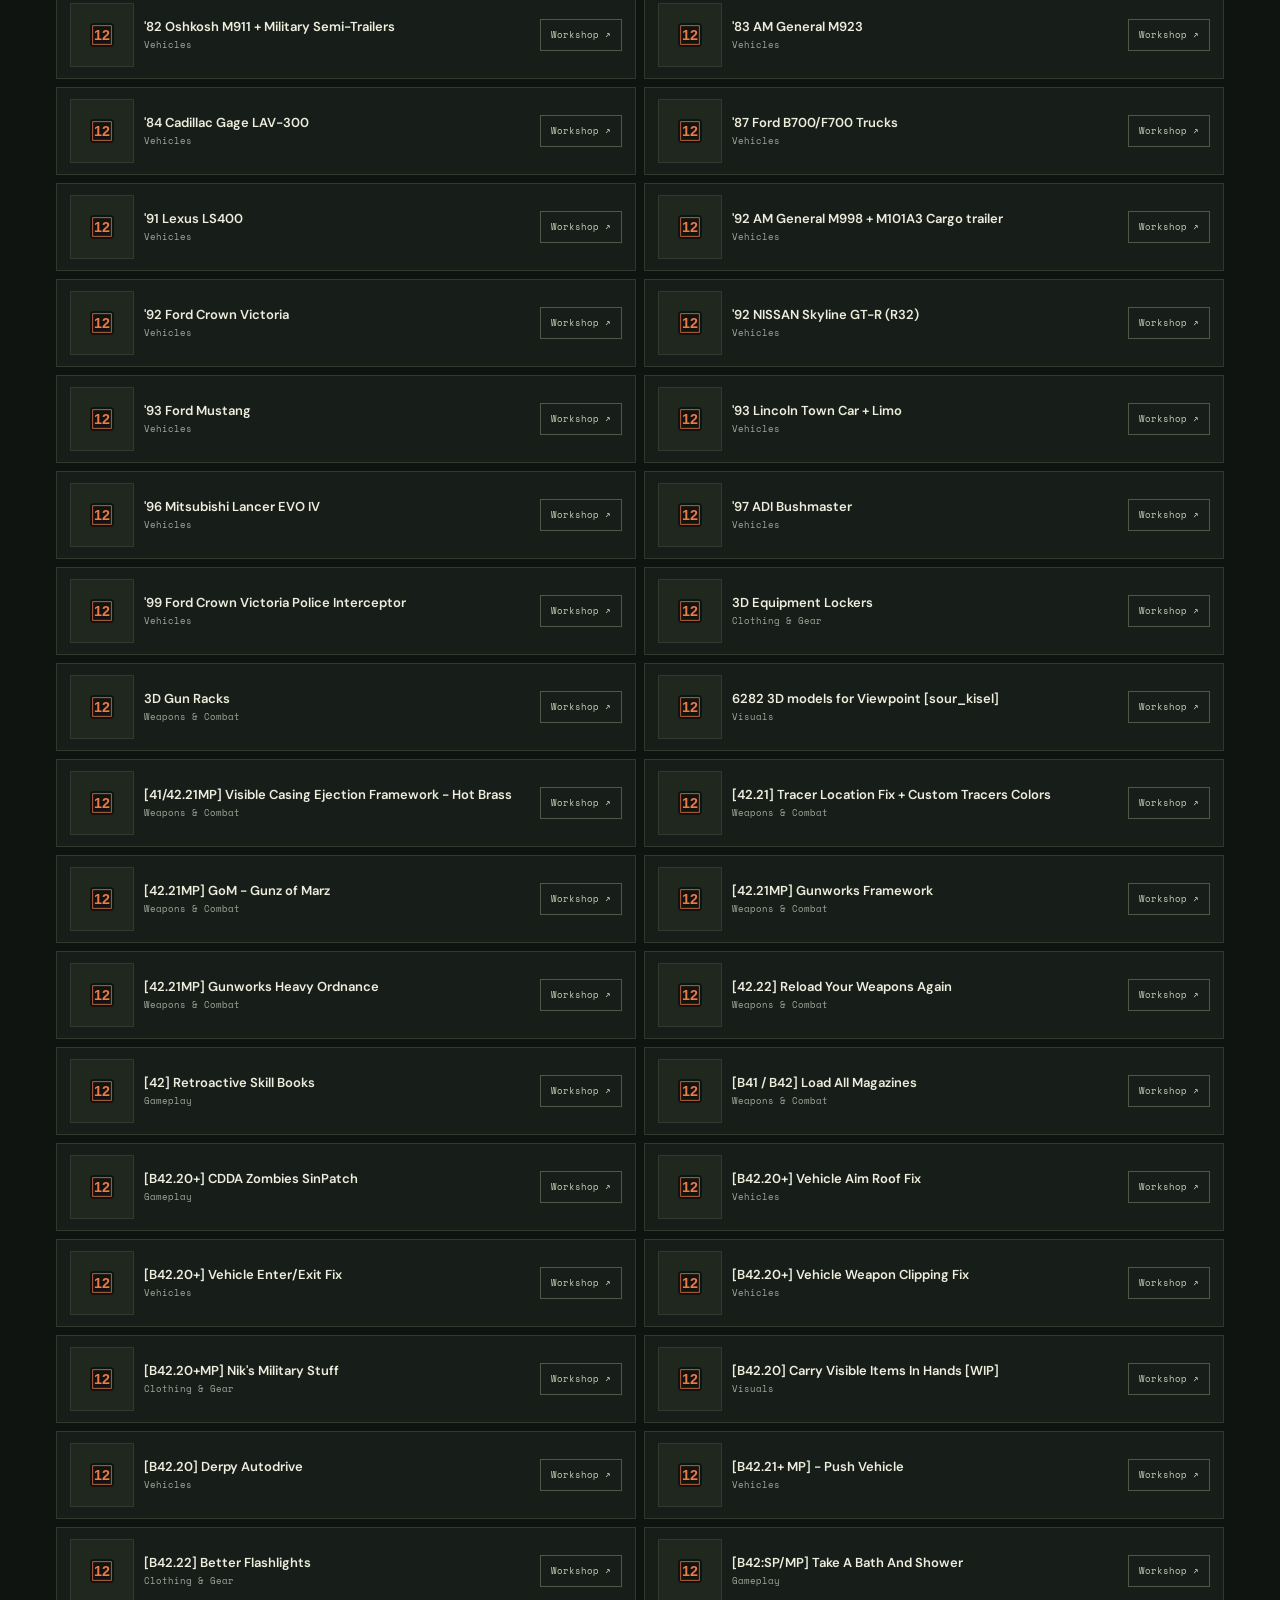
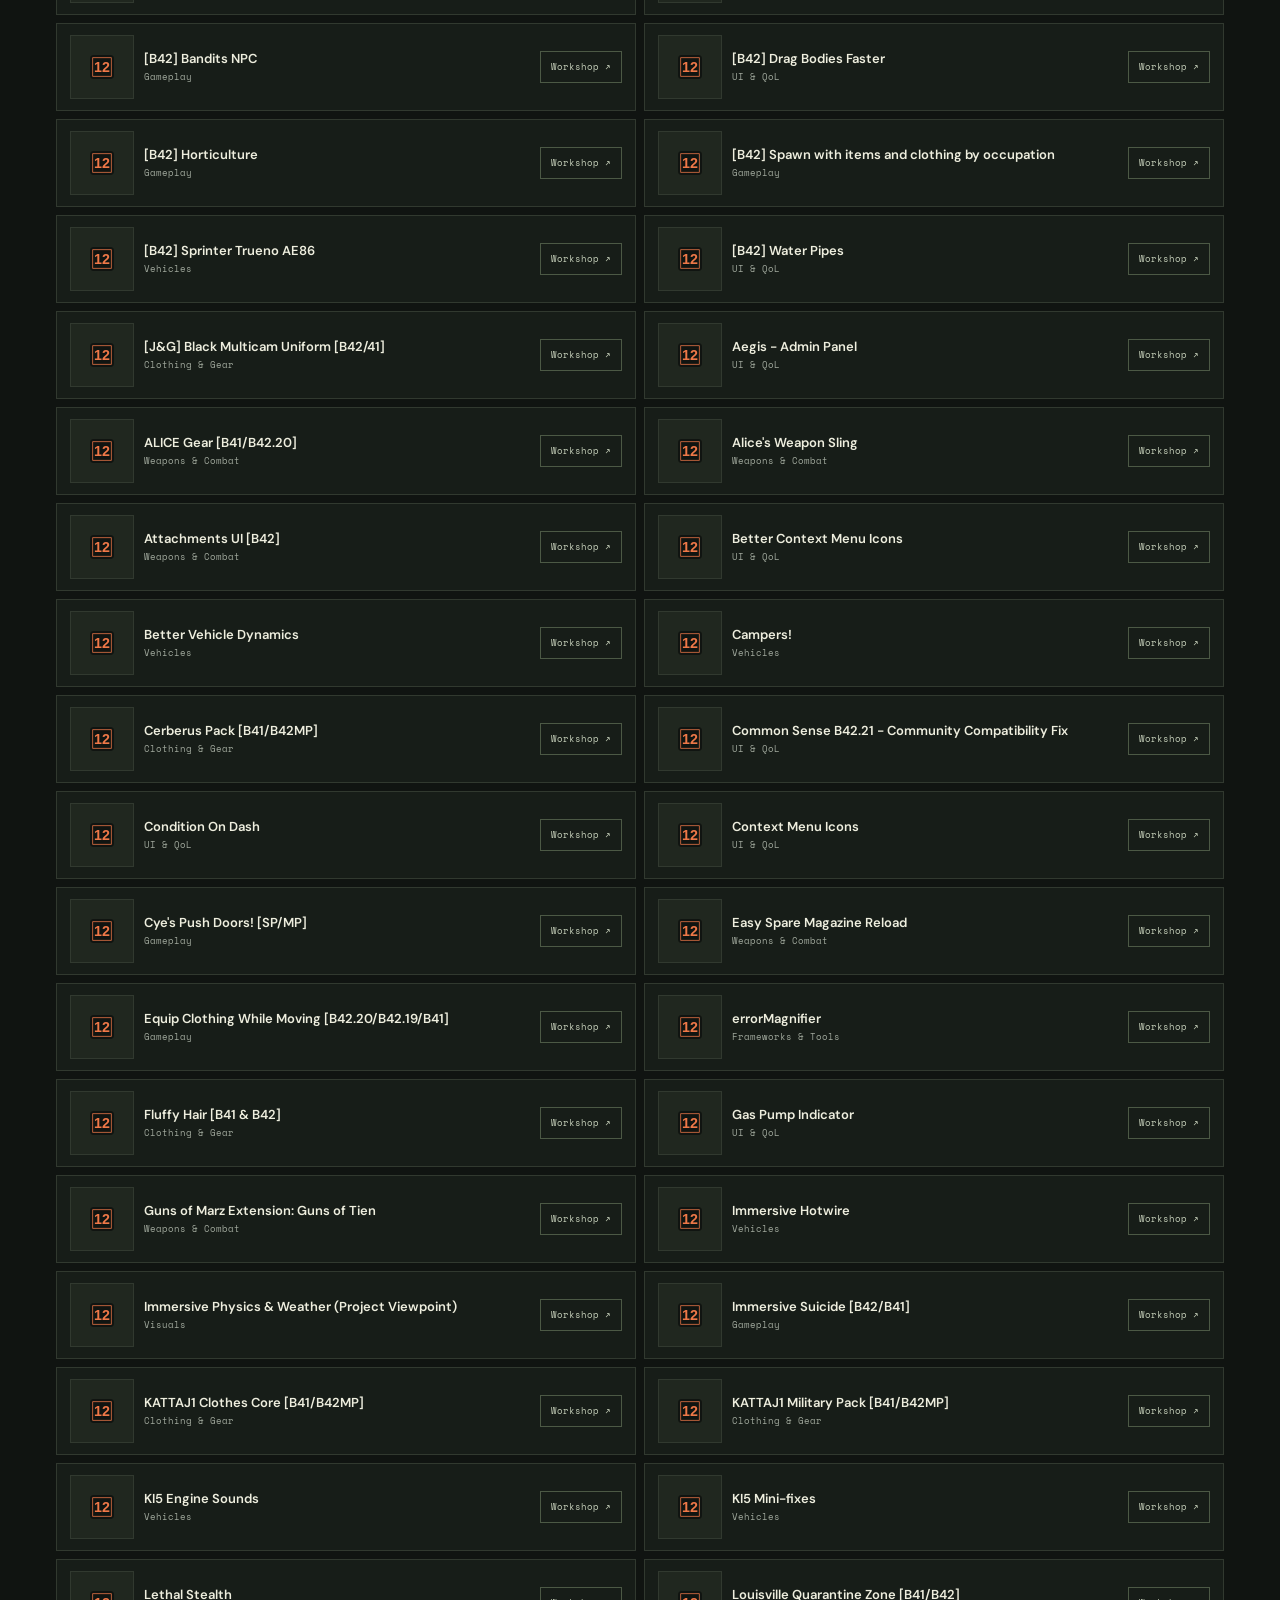
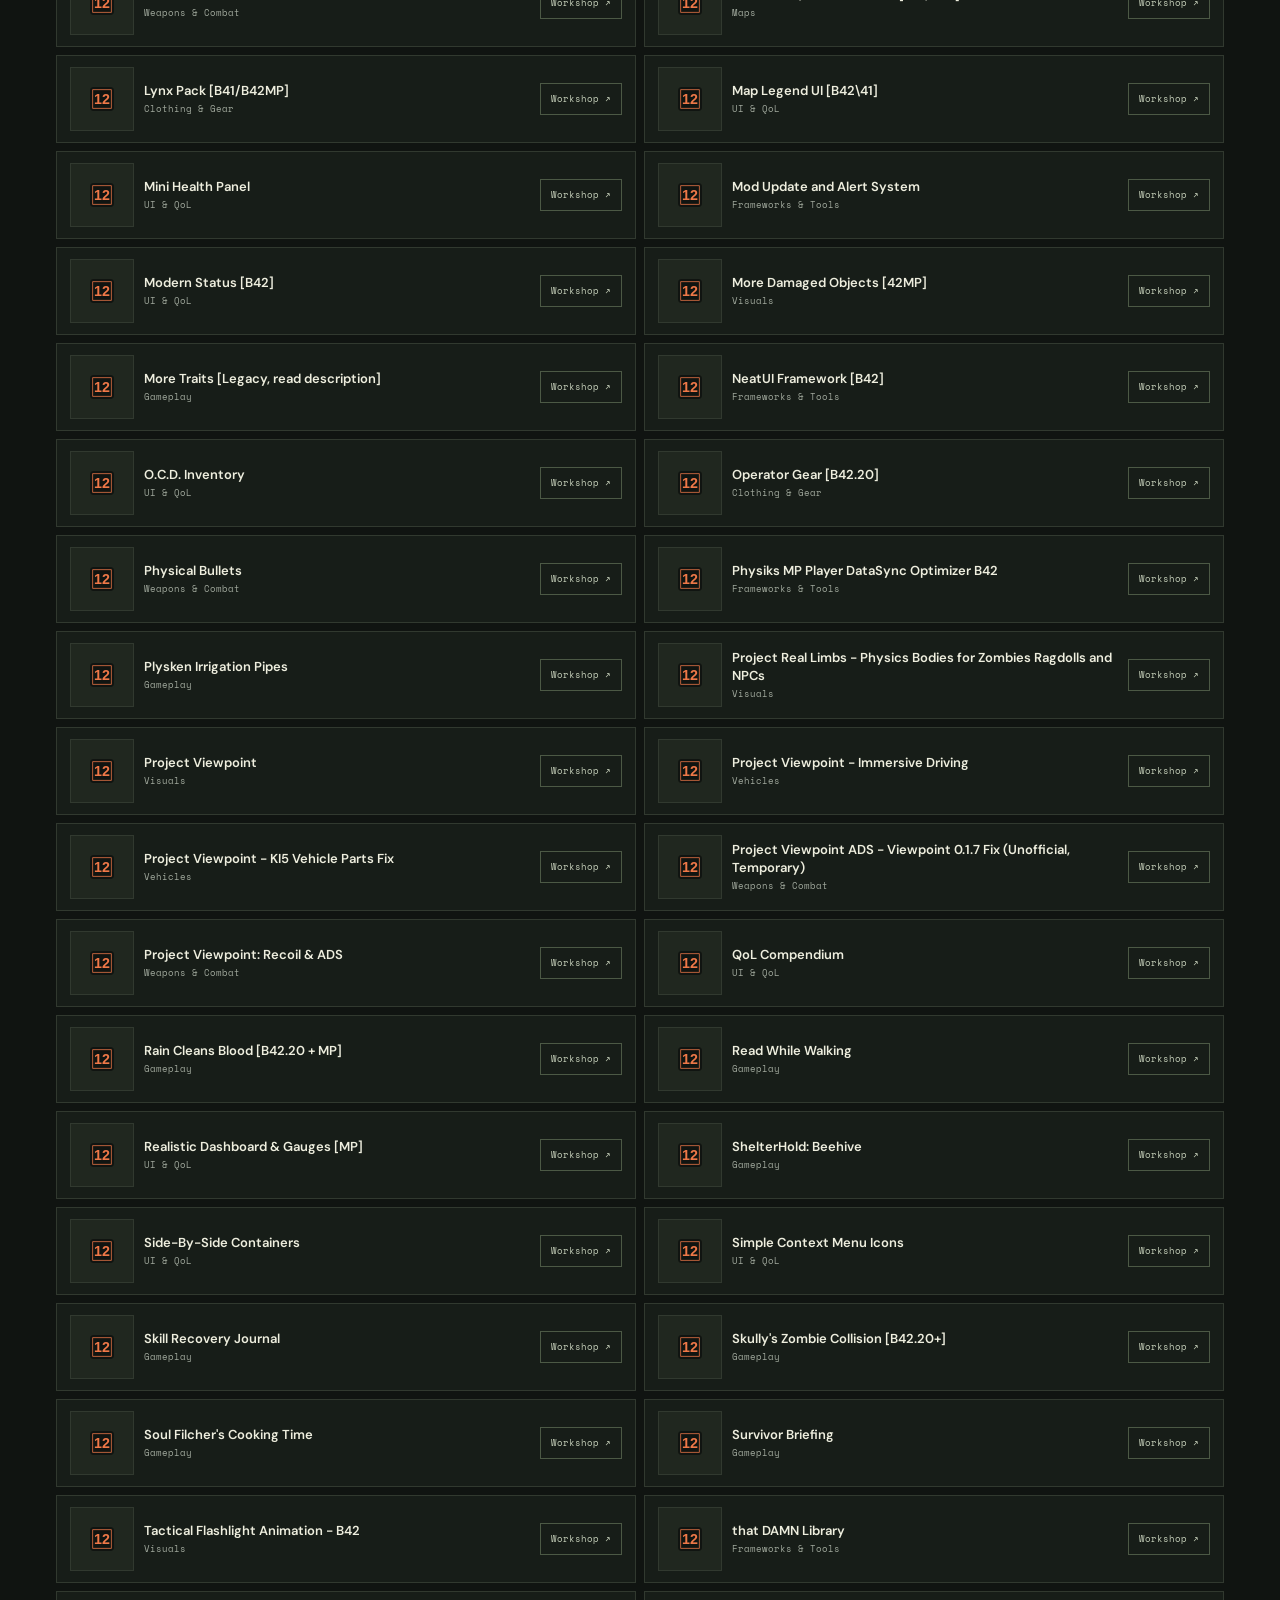
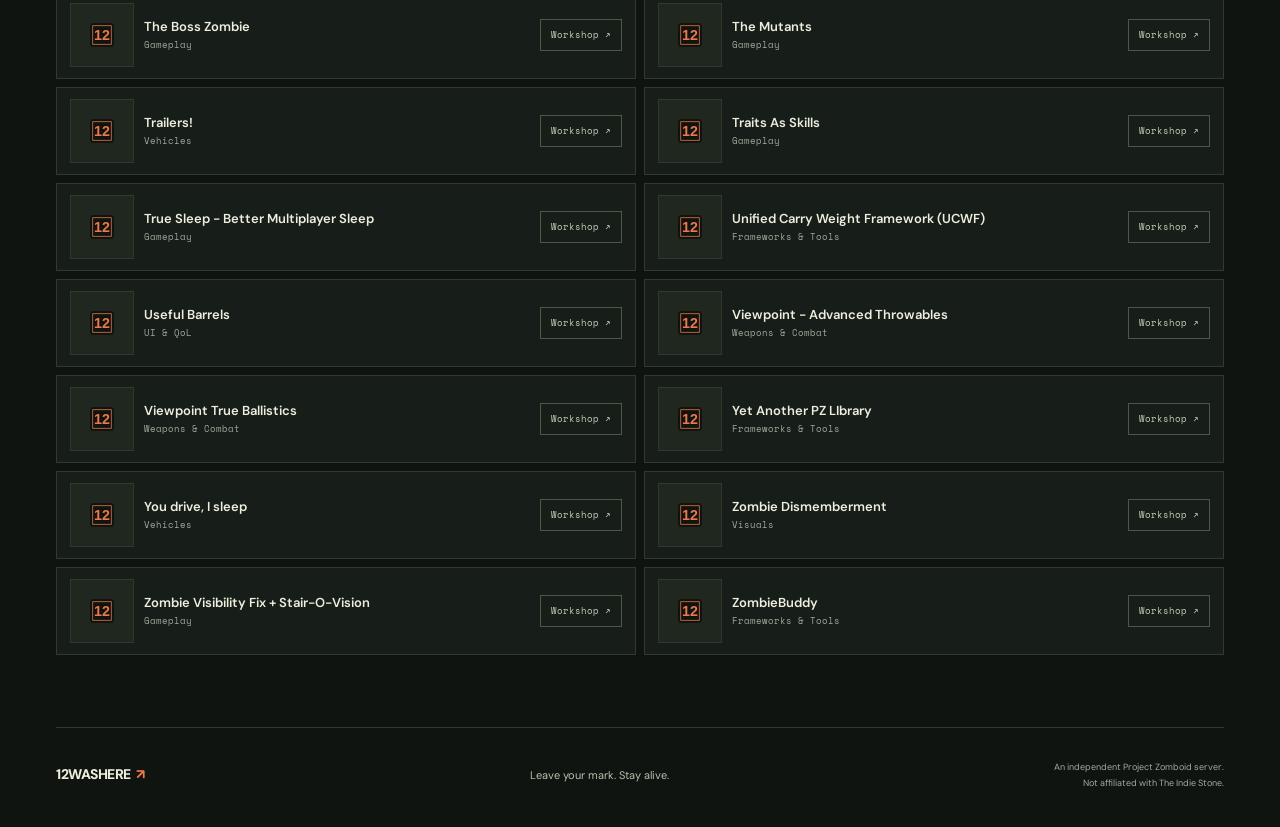
<file: mods.html>
<!doctype html>
<html lang="en">
<head>
  <meta charset="utf-8">
  <meta name="viewport" content="width=device-width, initial-scale=1">
  <meta name="theme-color" content="#101411">
  <meta name="description" content="Browse the 12WASHERE Project Zomboid server's mods. Install ZombieBuddy and download the required Windows client patcher before joining.">
  <title data-i18n="modPageTitle">Modlist — 12WASHERE</title>
  <link rel="icon" href="assets/favicon.svg" type="image/svg+xml">
  <link rel="stylesheet" href="style.css?v=12">
  <script src="language.js?v=12" defer></script>
  <script src="mods.js?v=6" defer></script>
</head>
<body>
  <a class="skip-link" href="#main" data-i18n="skip">Skip to content</a>
  <header class="site-header">
    <div class="header wrap">
      <a class="brand" href="./" aria-label="12WASHERE home" data-i18n-aria="brandHome"><span class="brand-mark">12<span>↗</span></span><span>WASHERE<span class="brand-sub">PROJECT ZOMBOID</span></span></a>
      <div class="header-tools">
        <nav aria-label="Main navigation" data-i18n-aria="mainNav"><a class="nav-mods" href="mods.html" aria-current="page" data-i18n="modlist">Modlist</a><a class="nav-donation" href="donation.html" data-i18n="donation">Donation</a><a class="nav-join" href="./#connection" data-i18n-html="join">Join the server <span aria-hidden="true">↗</span></a></nav>
        <div class="language-switch" role="group" aria-label="Site language" data-i18n-aria="languageLabel" hidden>
          <button type="button" lang="en" data-language="en" aria-pressed="true">English</button>
          <span aria-hidden="true">|</span>
          <button type="button" lang="id" data-language="id" aria-pressed="false">Indonesia</button>
        </div>
      </div>
    </div>
  </header>
  <main class="mod-page wrap" id="main">
    <section class="mod-intro" aria-labelledby="mods-title">
      <p class="eyebrow" data-i18n-html="modEyebrow"><span class="cross" aria-hidden="true">✳</span> FIELD GUIDE / 002</p>
      <h1 id="mods-title" data-i18n-html="modTitle">SERVER <span>MODLIST.</span></h1>
      <p data-i18n="modIntro">Browse the Steam Workshop items used by 12WASHERE. Complete the required setup below before your first join.</p>
    </section>
    <section class="required-card" id="zombiebuddy" aria-labelledby="required-title">
      <div class="card-title"><span aria-hidden="true">✳</span> <span data-i18n="required">REQUIRED BEFORE JOINING</span> <span class="protocol" data-i18n="setup">SETUP / 01</span></div>
      <h2 id="required-title" data-i18n="install">Prepare your game.</h2>
      <p data-i18n-html="requiredIntro"><strong>ZombieBuddy is required. Windows players must also run the 12washere.pro Patcher.</strong> Complete both installations before connecting; subscribing on Steam alone is not enough.</p>
      <ol class="setup-steps">
        <li><span data-i18n-html="setup1">Subscribe to <strong>ZombieBuddy</strong> on Steam Workshop.</span><a class="button outline-button" href="https://steamcommunity.com/workshop/filedetails/?id=3619862853">Steam Workshop <span aria-hidden="true">↗</span></a></li>
        <li><span data-i18n-html="setup2">Close Project Zomboid. On Windows, download and run the <strong>ZombieBuddy 4.4 installer</strong>.</span>
          <div class="setup-actions">
            <a class="button outline-button" href="https://github.com/zed-0xff/ZombieBuddy/releases/download/windows_installer_4.4/ZombieBuddyInstaller_v4.4.exe" aria-label="Download ZombieBuddy 4.4 for Windows" data-i18n-aria="winDownloadLabel" data-i18n-html="winDownload">Download <span aria-hidden="true">↓</span></a>
            <a class="button outline-button" href="https://github.com/zed-0xff/ZombieBuddy" data-i18n-html="openGithub">Open GitHub Page <span aria-hidden="true">↗</span></a>
          </div>
        </li>
        <li><span data-i18n-html="setup3">Follow the tutorial to finish the <strong>ZombieBuddy</strong> setup.</span><a class="button outline-button" href="https://www.youtube.com/watch?v=pxk5iyz0yME" data-i18n-html="tutorial">Watch tutorial <span aria-hidden="true">↗</span></a></li>
        <li class="patcher-step" id="client-patcher">
          <div class="patcher-heading"><strong data-i18n="patcherTitle">Run the 12washere.pro Patcher.</strong><span class="patcher-platform">WINDOWS 10/11 x64 · v1.7.0</span></div>
          <p data-i18n-html="patcherSteps">Keep <strong>Project Zomboid closed</strong>. Download and run the patcher, confirm the detected game folder, then click <strong>Patch game</strong>. Under <strong>Server Mods</strong>, open <strong>Needs Update</strong> and click <strong>Sync/Patch Mods from Server</strong>. When a release is available, use <strong>Play approved release</strong>. If none is published yet, open Steam normally and join 12WASHERE.</p>
          <p class="patcher-includes" data-i18n="patcherIncludes">Includes spawn descriptions and previews, clothing-slot labels, the outfit preset fix, and the local Autodrive Viewpoint route add-on. Enable routes in Viewpoint: Delete → Add-ons. The EXE alone is enough; Python and the optional ZIPs are not needed.</p>
          <div class="setup-actions">
            <a class="button primary" href="downloads/12washere.pro-Patcher.exe?v=1.7.0" download data-i18n="patcherDownload">Download Patcher (.exe)</a>
            <a class="button outline-button" href="downloads/README.txt?v=1.7.0" data-i18n="patcherInstructions">Instructions and limits</a>
          </div>
          <p class="patcher-warning" data-i18n="patcherRunning">If the patcher says “Project Zomboid is running,” close the game first. Patch and Restore stay blocked until it is closed.</p>
          <p class="setup-note" data-i18n="patcherLimits">Windows only. Approved server mods download through Sync/Patch Mods from Server. ZombieBuddy is installed separately. Already lost outfit selections cannot be recovered. Steam updates can overwrite the fixes; run Verify in the patcher afterward.</p>
          <p class="setup-note patcher-extras"><a href="downloads/SHA256SUMS.txt?v=1.7.0" data-i18n="patcherHashes">SHA-256 checksums</a> · <a href="downloads/12WASHERE-Updated-Client-Package.zip?v=1.7.0" download data-i18n="patcherPackage">Optional client package ZIP</a> · <a href="downloads/12WashereSpawnMenuFix.zip?v=1.7.0" download data-i18n="patcherMod">Optional local-mod ZIP</a></p>
        </li>
      </ol>
      <p class="setup-note" data-i18n="otherPlatforms">On Linux or macOS? Follow the instructions for your platform on the ZombieBuddy Workshop page.</p>
    </section>
    <section class="catalog" aria-labelledby="catalog-title">
      <div class="section-heading"><div><p class="eyebrow">STEAM WORKSHOP</p><h2 id="catalog-title" data-i18n="serverMods">Server mods.</h2></div><p id="mod-count" role="status">Loading modlist…</p></div>
      <div class="mod-toolbar" id="mod-toolbar" hidden>
        <div class="mod-search" id="mod-search"><label for="mod-filter" data-i18n="modSearch">Find a mod</label><input id="mod-filter" type="search" placeholder="Mod name or Workshop ID" data-i18n-placeholder="searchPlaceholder" autocomplete="off"></div>
        <div class="mod-categories" id="mod-categories" role="group" aria-label="Filter mods by category" data-i18n-aria="modCategories"></div>
      </div>
      <p class="mod-empty" id="mod-empty" data-i18n="modsEmpty" hidden>No mods match. Try a different category or search.</p>
      <ul class="mod-grid" id="mod-grid" aria-label="Server Workshop items" data-i18n-aria="serverMods"></ul>
      <noscript><p>Enable JavaScript to browse the Workshop cards, or open the <a class="text-link" href="mods.json">raw mod list</a>.</p></noscript>
    </section>
  </main>
  <footer class="footer wrap"><a class="footer-brand" href="./">12WASHERE<span>↗</span></a><p data-i18n="footerMotto">Leave your mark. Stay alive.</p><span class="footer-note" data-i18n-html="footerNote">An independent Project Zomboid server.<br>Not affiliated with The Indie Stone.</span></footer>
</body>
</html>
</file>
<file: style.css>
@import url('https://fonts.googleapis.com/css2?family=Barlow+Condensed:wght@600;700;800&family=DM+Sans:wght@400;500;600;700&family=Space+Mono:wght@400;700&display=swap');

:root{color-scheme:dark;--bg:#101411;--panel:#171d18;--text:#eeeede;--muted:#a2aa9e;--line:#31392f;--accent:#ef7848;--mono:'Space Mono',monospace;--body:'DM Sans',Arial,sans-serif;--display:'Barlow Condensed','Arial Narrow',Impact,sans-serif}
*{box-sizing:border-box}html{scroll-behavior:smooth;scroll-padding-top:28px}body{margin:0;background:var(--bg);color:var(--text);font-family:var(--body);font-size:15px;line-height:1.65}a{color:inherit;text-decoration:none}button{font:inherit;cursor:pointer}button,a{-webkit-tap-highlight-color:transparent}button:focus-visible,a:focus-visible,summary:focus-visible{outline:2px solid var(--accent);outline-offset:5px}::selection{background:var(--accent);color:var(--bg)}.wrap{width:min(1240px,calc(100% - 112px));margin-inline:auto}.skip-link{position:fixed;left:20px;top:-100px;background:var(--accent);color:var(--bg);padding:12px;z-index:20}.skip-link:focus{top:12px}.header{height:116px;display:flex;justify-content:space-between;align-items:center;border-bottom:1px solid var(--line)}.brand{display:flex;gap:12px;align-items:center;font-size:22px;line-height:1.05;letter-spacing:-1px;font-weight:800}.brand-mark{border:1px solid var(--accent);height:43px;min-width:46px;display:flex;align-items:center;justify-content:center;color:var(--accent);font-family:var(--display);font-size:30px;transform:rotate(-5deg);position:relative}.brand-mark span{font:15px var(--mono);position:absolute;right:-5px;top:-12px;background:var(--bg);padding:0 2px}.brand-sub{display:block;font:8px var(--mono);letter-spacing:2.2px;color:var(--muted);margin-top:7px}.header nav{display:flex;align-items:center;gap:40px;font-size:13px}.nav-guide{color:#c5cbbf}.nav-join{border:1px solid #64705f;padding:11px 19px}.nav-join span{margin-left:20px;color:var(--accent)}.hero{display:grid;grid-template-columns:repeat(2,minmax(0,1fr));gap:28px;padding-block:58px 60px;align-items:center}.eyebrow{font:10px var(--mono);letter-spacing:1.8px;line-height:1.7;color:var(--muted);margin:0 0 24px}.cross{color:var(--accent);font-size:19px;vertical-align:middle;margin-right:8px}.hero h1{font:800 clamp(64px,6.8vw,100px)/.92 var(--display);letter-spacing:-1px;margin:0 0 27px}.hero h1 span{color:var(--accent)}.intro{color:#b6bdaf;line-height:1.8;margin-bottom:26px}.hero-actions{display:flex;align-items:center;gap:26px}.button{min-height:52px;display:inline-flex;align-items:center;justify-content:space-between;gap:32px;padding:13px 22px;font-size:13px;font-weight:700;transition:background .2s,transform .2s}.primary{background:var(--accent);color:#171a12}.primary:hover{background:#ff956b;transform:translateY(-2px)}.button span{font-size:23px;line-height:1}.text-link{font-size:12px;color:#c5cbbf}.text-link span{margin-left:9px;color:var(--accent)}.connection-mini{margin-top:31px;display:flex;align-items:center;gap:12px;flex-wrap:wrap}.tiny-label{font:8px var(--mono);letter-spacing:1.5px;color:var(--muted)}code{font-family:var(--mono)}.connection-mini code{font-size:11px}.connection-mini code span{color:var(--accent)}.icon-button{color:var(--muted);background:none;border:1px solid var(--line);width:32px;height:32px;line-height:1}.icon-button:hover{color:var(--accent);border-color:var(--accent)}.hero-art{width:100%;position:relative;isolation:isolate;border:1px solid #3c4535;aspect-ratio:6/7;overflow:hidden;background:#242b20}.hero-art img{height:100%;width:100%;display:block;object-fit:cover}.hero-art:after{content:'';position:absolute;inset:0;pointer-events:none;opacity:.17;background-image:url("data:image/svg+xml,%3Csvg viewBox='0 0 180 180' xmlns='http://www.w3.org/2000/svg'%3E%3Cfilter id='n'%3E%3CfeTurbulence type='fractalNoise' baseFrequency='.8' numOctaves='3' stitchTiles='stitch'/%3E%3C/filter%3E%3Cpath fill='%23fff' filter='url(%23n)' opacity='.55' d='M0 0h180v180H0z'/%3E%3C/svg%3E")}.art-top,.art-bottom{position:absolute;left:23px;right:23px;display:flex;justify-content:space-between;font:8px var(--mono);letter-spacing:1.6px;color:#d2d4bb}.art-top{top:22px}.art-top span:last-child{font-size:20px;line-height:1}.art-bottom{bottom:22px;border-top:1px solid #6a705847;padding-top:13px}.art-stamp{position:absolute;left:29px;bottom:88px;border:1px solid #e0dfbb70;padding:12px 16px;transform:rotate(-7deg);color:#e2debb}.art-stamp>span:first-child{font:700 28px/1 var(--display);letter-spacing:1px}.stamp-small{display:block;font:6px var(--mono);letter-spacing:1.3px;margin-top:8px}.ticker{border-block:1px solid var(--line);background:#171d17}.ticker>div{display:flex;justify-content:space-between;gap:20px;padding-block:18px;font:700 17px var(--display);letter-spacing:2px;color:#c4c9b7}.ticker-accent{color:var(--accent)}.guide{padding-block:79px 77px}.section-heading{display:flex;justify-content:space-between;align-items:flex-end;gap:30px}.section-heading .eyebrow{margin-bottom:12px}.section-heading h2,.connection h2{font:600 42px/1.06 var(--display);margin:0}.section-heading>p{color:var(--muted);font-size:12px;margin:0 0 3px}.steps{list-style:none;margin:36px 0 0;padding:0;display:grid;grid-template-columns:repeat(3,1fr);gap:32px}.steps li{border-top:1px solid var(--line);padding:20px 0 0}.step-number{color:var(--accent);font:11px var(--mono)}.steps h3{font-size:18px;letter-spacing:-.4px;margin:17px 0 9px;font-weight:500}.steps p{font-size:13px;color:var(--muted);max-width:320px;margin:0;overflow-wrap:anywhere}.steps strong{color:#d2d7c9;font-weight:500}.connection{padding-block:54px 67px;border-top:1px solid var(--line);display:grid;grid-template-columns:1.1fr 1fr;gap:68px;align-items:center}.connection .eyebrow{margin-bottom:16px}.connection h2{font-size:48px}.connection h2 span{color:#a9b59e}.connection-copy>p:not(.eyebrow){font-size:13px;color:var(--muted);margin-block:19px 23px}.server-card{background:var(--panel);border:1px solid #3a4336;padding:23px 27px}.card-title{font:9px var(--mono);letter-spacing:1.2px;display:flex;align-items:center;gap:10px;border-bottom:1px solid var(--line);padding-bottom:17px}.card-title>span:first-child{font-size:21px;color:var(--accent);line-height:1}.protocol{margin-left:auto;color:var(--muted);font-size:8px}.server-card dl{margin:0}.server-card dl>div{padding-top:18px}dt{font:8px var(--mono);letter-spacing:1.5px;color:var(--muted);margin-bottom:4px}dd{margin:0;display:flex;align-items:center;justify-content:space-between;gap:12px}dd code{font-size:16px;overflow-wrap:anywhere}.small-copy{border:1px solid #4c5945;color:#c8d2bc;background:transparent;padding:6px 10px;font:9px var(--mono);min-height:32px}.small-copy:hover{border-color:var(--accent);color:var(--accent)}.server-note{border-top:1px solid var(--line);padding-top:15px;color:var(--muted);font-size:10px;margin:18px 0 0}.footer{display:flex;align-items:center;justify-content:space-between;gap:24px;border-top:1px solid var(--line);padding-block:27px 32px}.footer-brand{font-size:14px;font-weight:800;letter-spacing:-.5px}.footer-brand span{color:var(--accent);margin-left:5px}.footer p{color:#b7c0ad;font-size:11px}.footer-note{color:var(--muted);font-size:9px;line-height:1.8;text-align:right}dialog{background:var(--panel);color:var(--text);border:1px solid #58614c;width:min(480px,calc(100% - 32px));padding:36px;max-height:calc(100dvh - 32px);overflow:auto}dialog::backdrop{background:#080c08d9;backdrop-filter:blur(7px)}body:has(dialog[open]){overflow:hidden}.dialog-close{position:absolute;right:15px;top:15px;font-size:24px}.dialog-close:focus{outline-offset:2px}dialog .eyebrow{font-size:8px;padding-right:18px;margin-top:10px;margin-bottom:16px}dialog h2{font:700 48px/.98 var(--display);margin:0 0 18px}dialog>p:not(.eyebrow){color:var(--muted);font-size:13px}.dialog-fields{border-block:1px solid var(--line);margin-block:24px}.dialog-fields>div{display:grid;grid-template-columns:1fr auto;gap:4px 12px;padding-block:14px}.dialog-fields>div+div{border-top:1px solid var(--line)}.dialog-fields span{font:8px var(--mono);letter-spacing:1.4px;color:var(--muted)}.dialog-fields code{font-size:14px;grid-column:1;overflow-wrap:anywhere}.dialog-fields button{grid-column:2;grid-row:1 / span 2}.launch{width:100%;gap:12px}.launch-note{font-size:10px!important;line-height:1.7}details{font-size:12px;color:var(--muted);margin-top:20px}summary{cursor:pointer;color:#c7cfbd;padding:9px 0}details p{margin:8px 0 12px}.toast{position:fixed;bottom:24px;left:50%;transform:translate(-50%,18px);opacity:0;visibility:hidden;background:#e4e8d6;color:#172016;border:1px solid #aab89d;padding:13px 20px;font:11px var(--mono);z-index:30;transition:opacity .2s,transform .2s;max-width:calc(100% - 32px);text-align:center;pointer-events:none}.toast.visible{visibility:visible;transform:translate(-50%,0);opacity:1}
.dialog-status:empty{display:none}.dialog-status{color:var(--accent)!important;font:10px/1.7 var(--mono)!important;overflow-wrap:anywhere;margin:0 0 16px}
@media(min-width:1500px){.hero h1{font-size:108px}.hero{gap:70px}}
@media(max-width:1000px){.wrap{width:calc(100% - 64px)}.header{height:96px}.hero{gap:24px;padding-block:40px}.hero h1{font-size:clamp(62px,7.9vw,90px)}.hero-actions{gap:15px;flex-wrap:wrap}.hero-art{aspect-ratio:3/4;align-self:stretch}.intro{font-size:13px}.connection-mini{gap:8px;margin-top:22px}.tiny-label{width:100%}.connection{gap:35px}.connection h2{font-size:42px}.server-card{padding:20px}dd code{font-size:14px}.art-stamp{left:20px;bottom:70px}.art-stamp>span:first-child{font-size:23px}.section-heading h2{font-size:36px}}
@media(max-width:680px){.wrap{width:calc(100% - 40px)}.header{height:83px}.brand{font-size:18px;gap:9px}.brand-mark{height:35px;min-width:37px;font-size:25px}.brand-sub{font-size:6px;letter-spacing:1.8px}.header nav{gap:12px}.nav-guide{display:none}.nav-join{padding:9px 11px;font-size:10px}.nav-join span{margin-left:9px}.hero{grid-template-columns:1fr;padding-block:35px;gap:32px}.hero .eyebrow{margin-bottom:22px;font-size:8px}.hero h1{font-size:clamp(70px,15vw,100px);letter-spacing:-.6px;margin-bottom:22px}.intro{font-size:14px}.hero-actions{gap:23px}.hero-art{aspect-ratio:6/5;max-height:420px}.hero-art img{object-position:center 53%}.connection-mini{margin-top:24px;gap:12px}.tiny-label{width:auto}.connection-mini code{font-size:10px}.art-top,.art-bottom{left:19px;right:19px;font-size:7px}.art-stamp{bottom:65px}.ticker>div{padding-block:15px;gap:14px;flex-wrap:wrap;justify-content:center;font-size:13px;letter-spacing:1.5px}.ticker>div>span:last-child{display:none}.guide{padding-block:45px}.section-heading{align-items:start;flex-direction:column;gap:15px}.section-heading h2{font-size:34px}.section-heading>p br{display:none}.steps{grid-template-columns:1fr;gap:23px;margin-top:27px}.steps li{display:grid;grid-template-columns:40px 1fr;column-gap:14px;padding-top:20px}.step-number{grid-column:1;grid-row:1 / span 2;padding-top:4px}.steps h3{grid-column:2;margin:0 0 8px}.steps p{grid-column:2;max-width:none}.connection{grid-template-columns:1fr;padding-block:37px 42px;gap:30px}.connection h2{font-size:42px}.server-card{padding:22px}.footer{flex-wrap:wrap;gap:5px 20px;padding-block:24px}.footer p{margin-left:auto}.footer-note{flex-basis:100%;text-align:left;margin-top:10px;font-size:8px}.footer-note br{display:none}.footer-note br:after{content:' '}dialog{padding:27px 23px}dialog .eyebrow{letter-spacing:1px}.dialog-fields code{font-size:13px}.button{min-height:50px}}
@media(prefers-reduced-motion:reduce){html{scroll-behavior:auto}*,*:before,*:after{transition:none!important;animation:none!important}}

/* Server roster and Workshop field guide */
.nav-mods{color:#c5cbbf}.nav-mods[aria-current=page],.nav-mods:hover{color:var(--accent)}
.outline-button{border:1px solid #64705f;color:var(--text);min-height:40px;gap:14px;padding:8px 14px}.outline-button:hover{border-color:var(--accent);color:var(--accent)}.outline-button span{font-size:16px;color:var(--accent)}
.hero-actions .outline-button{min-height:52px}
@media(max-width:1000px){
  .hero-actions .button{gap:10px;padding-inline:12px}
}
@media(max-width:680px){
  .hero-actions{gap:12px}
  .hero-actions .outline-button{min-height:50px}
}
.roster{padding-block:0 52px}.roster-card{margin-top:24px}.roster-card .card-title{min-height:39px}.roster-card .protocol{font-size:11px}
.roster-card .status-dot{display:inline-block;width:8px;height:8px;border-radius:50%;background:var(--muted)}.roster-card .status-dot[data-state=online]{background:#a6c18b}.roster-card .status-dot[data-state=unreachable]{background:var(--accent)}
.roster-message{margin:16px 0 0;color:var(--muted);font-size:13px}.player-list{list-style:none;margin:16px 0 0;padding:0;display:flex;flex-wrap:wrap;gap:8px}.player-list li{border:1px solid var(--line);padding:5px 11px;overflow-wrap:anywhere;font:11px/1.6 var(--mono);max-width:100%}
.mod-page{padding-block:52px 72px}.mod-intro{padding-bottom:34px}.mod-intro .eyebrow{margin-bottom:12px}.mod-intro h1{margin:0;font:800 clamp(54px,8.5vw,100px)/.92 var(--display);letter-spacing:-1px}.mod-intro h1 span{color:var(--accent)}.mod-intro>p:last-child{margin:15px 0 0;color:var(--muted)}
.required-card{background:var(--panel);border:1px solid #82513c;border-left:4px solid var(--accent);padding:20px 26px 22px}.required-card .card-title{color:var(--accent)}.required-card h2{font:700 clamp(33px,5vw,46px)/1 var(--display);margin:20px 0 10px}.required-card p{margin:0;color:var(--muted)}.required-card strong{color:var(--text)}
.setup-steps{margin:18px 0 0;padding-left:23px}.setup-steps li{padding-block:8px;border-top:1px solid var(--line);color:#c5cbbf}.setup-steps li::marker{color:var(--accent);font-family:var(--mono)}.setup-steps li>span{display:inline-block;padding-right:12px}.setup-steps .button{margin-block:4px}.required-card .setup-note{font-size:12px;margin-top:9px}
.catalog{margin-top:50px}.mod-search{margin:22px 0 14px;display:flex;gap:12px;align-items:center}.mod-search label{font:10px var(--mono);text-transform:uppercase;color:var(--muted);letter-spacing:1px}.mod-search input{font:inherit;color:var(--text);background:var(--panel);border:1px solid var(--line);padding:9px 12px;max-width:100%;width:330px}.mod-search input:focus-visible{outline:1px solid var(--accent);outline-offset:2px}
.mod-grid{list-style:none;margin:0;padding:0;display:grid;grid-template-columns:repeat(2,minmax(0,1fr));gap:8px}.mod-card{background:var(--panel);border:1px solid var(--line);padding:11px 13px;display:flex;align-items:center;justify-content:space-between;gap:12px}.mod-card h3{margin:0;font-size:13px;font-weight:600;line-height:1.35;overflow-wrap:anywhere}.workshop-link{display:inline-flex;align-items:center;white-space:nowrap;flex-shrink:0}.mod-card[hidden],.mod-search[hidden],.player-list[hidden]{display:none}
@media(max-width:680px){.header .nav-mods{font-size:11px}.roster{padding-bottom:36px}.roster .section-heading{gap:12px}.roster .section-heading h2{font-size:34px}.roster .outline-button{font-size:11px;gap:6px;white-space:nowrap;padding:7px 9px}.mod-page{padding-block:34px 48px}.required-card{padding:16px}.mod-grid{grid-template-columns:1fr}.mod-search{align-items:stretch;flex-direction:column;gap:7px}.setup-steps li>span{padding-right:0}}

/* Language selector */
.nav-donation{color:#c5cbbf}.nav-donation[aria-current=page],.nav-donation:hover{color:var(--accent)}
.header-tools{display:flex;align-items:center;gap:24px}
.language-switch{display:flex;align-items:center;gap:5px;background:var(--panel);border:1px solid var(--line);padding:3px 5px;color:var(--muted);white-space:nowrap;font:10px/1 var(--mono)}
.language-switch[hidden]{display:none}
.language-switch button{border:0;background:none;color:var(--muted);padding:8px 6px;min-height:32px;font:inherit}
.language-switch button:hover{color:var(--text)}.language-switch button[aria-pressed=true]{background:#2b211b;color:#ff996e}
@media(max-width:900px){.header-tools{display:grid;justify-items:end;gap:6px}.header-tools nav{gap:16px}.language-switch button{padding-block:5px;min-height:28px}}
@media(max-width:680px){.header:has(.language-switch:not([hidden])){height:var(--site-header-height)}.header-tools nav{gap:8px}.language-switch{gap:3px}}

/* Required setup in the joining guide */
.join-setup-reminder{margin-top:20px;padding:16px;border:1px solid #82513c;border-left:3px solid var(--accent);background:var(--bg)}
.join-setup-reminder h3{margin:0 0 8px;font-size:16px;color:var(--text)}
.join-setup-reminder p{margin:0 0 12px;color:var(--muted);font-size:12px}
.join-setup-reminder .button{font-size:12px;gap:12px}
.join-setup-reminder .join-setup-optional{margin:12px 0 0;font-size:11px}
.join-prerequisite{margin-top:24px;padding:13px 16px;border:1px solid #82513c;border-left:3px solid var(--accent);background:var(--panel);display:flex;align-items:center;justify-content:space-between;flex-wrap:wrap;gap:10px 20px}
.join-prerequisite p{margin:0;color:var(--muted);font-size:13px}.join-prerequisite #join-prerequisite-title{font-weight:700;color:var(--text)}
.setup-actions{display:inline-flex;flex-wrap:wrap;gap:0 8px;max-width:100%}

/* Workshop filters and preview cards */
.mod-categories{display:flex;flex-wrap:wrap;gap:7px;margin:0 0 16px}.mod-categories[hidden]{display:none}
.mod-filter-button{display:inline-flex;align-items:center;gap:8px;min-height:36px;padding:6px 10px;border:1px solid var(--line);background:var(--panel);color:var(--text);font:11px/1.3 var(--body)}
.mod-filter-button:hover,.mod-filter-button[aria-pressed=true]{border-color:var(--accent);color:#ff996e}.mod-filter-button[aria-pressed=true]{background:#2b211b}
.mod-filter-count{color:var(--muted);font:9px var(--mono)}.mod-empty{margin:14px 0;color:var(--muted);font-size:13px}
.mod-card{display:grid;grid-template-columns:64px minmax(0,1fr) auto;gap:10px}.mod-card[hidden]{display:none}
.mod-thumb{display:block;width:100%;aspect-ratio:1;overflow:hidden;background:#20271f url('assets/favicon.svg') center/24px no-repeat;border:1px solid var(--line)}
.mod-thumb.has-preview{background-image:none}.mod-thumb img{display:block;width:100%;height:100%;object-fit:contain}
.mod-card-category{margin:4px 0 0;color:var(--muted);font:9px/1.4 var(--mono);overflow-wrap:anywhere}
@media(max-width:680px){.mod-card{grid-template-columns:46px minmax(0,1fr) auto;gap:8px;padding:9px}.mod-card .workshop-link{padding-inline:7px}}

/* Keep navigation and catalog controls available while scrolling. */
.setup-steps .patcher-step{margin-top:12px;padding:18px;border:1px solid #82513c;background:#20251d}.patcher-heading{display:flex;align-items:center;justify-content:space-between;flex-wrap:wrap;gap:8px;margin-bottom:10px}.patcher-heading>strong{font-size:18px}.patcher-platform{font:11px var(--mono);color:var(--muted)}.required-card .patcher-step p{font-size:14px;line-height:1.7}.required-card .patcher-includes{margin:10px 0 12px}.required-card .patcher-warning{margin-top:10px;color:#ffae8b}.patcher-extras a{text-decoration:underline;text-underline-offset:3px}.patcher-extras a:hover{color:var(--accent)}.patcher-step .setup-actions{gap:8px}.patcher-step .primary{min-height:44px}
:root{--site-header-height:116px;scroll-padding-top:calc(var(--site-header-height) + 12px)}
.site-header{position:sticky;top:0;z-index:10;background:var(--bg)}
.site-header .header{height:var(--site-header-height)}
.mod-toolbar{position:sticky;top:var(--site-header-height);z-index:5;background:var(--bg);padding-block:12px 10px;border-bottom:1px solid var(--line);margin:10px 0 12px}
.mod-toolbar .mod-search{margin:0 0 8px}.mod-toolbar .mod-categories{margin:0}
@media(max-width:1000px){:root{--site-header-height:96px}}
@media(max-width:680px){
  :root{--site-header-height:130px}
  .header{gap:12px}.header-tools{min-width:0}.header-tools nav{flex-wrap:wrap;justify-content:flex-end;gap:6px 10px}.header .nav-donation{font-size:11px}.nav-join{white-space:nowrap}
  .mod-toolbar .mod-categories{flex-wrap:nowrap;overflow-x:auto;overscroll-behavior-inline:contain;scrollbar-width:thin;scrollbar-color:#46513d transparent;padding:3px 1px 6px}
  .mod-toolbar .mod-filter-button{flex-shrink:0}.mod-toolbar .mod-filter-button:focus-visible{outline-offset:-2px}
}
</file>
<file: donation.css>
.donation-page{padding-block:32px 64px}
.donation-widget{padding:24px;background:var(--panel);border:1px solid var(--line)}
.donation-boards{display:grid;grid-template-columns:repeat(2,minmax(0,1fr));gap:24px;align-items:start;margin-top:24px}
.donation-boards .donation-widget{min-width:0}
.donation-boards .donation-list li{padding-block:9px;font-size:13px}
.donation-boards .donation-board-title{font-size:12px;margin-bottom:12px}
.donation-goal-widget #donation-goal{display:grid;grid-template-columns:minmax(0,1fr) auto;align-items:center;gap:14px 24px}
.donation-goal-widget .donation-board-title{margin:0}
.donation-goal-widget .goal-amount{grid-column:2;grid-row:1;margin:0}
.donation-goal-widget .donation-progress{grid-column:1 / -1;grid-row:2;height:14px;margin:0}
.donation-goal-widget .donation-status{margin:16px 0 0}
.donation-widget h2{font:600 32px/1.1 var(--display);margin:0 0 20px}
.donation-status{margin:0 0 16px;font-size:12px;color:var(--muted)}
.donation-list{margin:0;padding:0;list-style:none}
.donation-list li{display:flex;justify-content:space-between;align-items:baseline;gap:16px;padding:12px 0;border-top:1px solid var(--line)}
.donation-list .donor-name{min-width:0;overflow-wrap:anywhere}
.donation-list .donor-amount{flex-shrink:0;font:12px var(--mono);color:var(--accent)}
.leaderboard-list{counter-reset:donor}
.leaderboard-list li{counter-increment:donor}
.leaderboard-list .donor-name::before{content:counter(donor,decimal-leading-zero) ' / ';font:11px var(--mono);color:var(--muted)}
.donation-board-title{margin:0 0 16px;color:var(--muted)}
.donation-progress{display:block;width:100%;height:18px;margin-block:20px;accent-color:var(--accent);border:0;border-radius:0;background:var(--line)}
.donation-progress::-webkit-progress-bar{background:var(--line)}
.donation-progress::-webkit-progress-value{background:var(--accent)}
.donation-progress::-moz-progress-bar{background:var(--accent)}
.goal-amount{font:14px var(--mono);color:var(--accent)}
.widget-fallback{display:inline-block;margin-top:14px;font-size:11px;color:var(--muted);text-decoration:underline;text-underline-offset:3px}
.widget-fallback:hover{color:var(--accent)}
.donation-intro{padding-block:12px 32px}
.donation-intro .eyebrow{margin-bottom:16px}
.donation-intro h1{margin:0;font:800 clamp(54px,7vw,88px)/.98 var(--display);letter-spacing:-1px}
.donation-intro h1 span{color:var(--accent)}
.donation-intro>p:not(.eyebrow){max-width:600px;margin-block:20px 28px;color:var(--muted)}
.donation-actions{display:flex;flex-wrap:wrap;gap:14px}
.donation-actions .button{min-height:52px}
.donation-actions .donation-button-label,.qris-open .donation-button-label{font-size:13px;line-height:1.5}
#qris-dialog{width:min(480px,calc(100% - 32px));opacity:0;transform:translateY(12px);transition:opacity .22s ease,transform .22s ease}
#qris-dialog::backdrop{opacity:0;transition:opacity .22s ease}
#qris-dialog.is-visible{opacity:1;transform:translateY(0)}
#qris-dialog.is-visible::backdrop{opacity:1}
#qris-dialog h2{font-size:40px;line-height:1.02;margin-bottom:12px}
.qris-card{margin:24px 0 0;background:var(--bg);border:1px solid #46513d;border-top:3px solid var(--accent)}
.qris-card-header{display:flex;justify-content:space-between;align-items:center;gap:12px;padding:16px 18px;border-bottom:1px solid var(--line)}
.qris-card-brand{display:flex;align-items:center;gap:9px;font:800 22px/1 var(--display);letter-spacing:.6px}
.qris-card-number{display:inline-flex;align-items:center;justify-content:center;width:34px;height:34px;border:1px solid var(--accent);color:var(--accent);font-size:26px;transform:rotate(-5deg)}
.qris-card-arrow{margin-left:3px;color:var(--accent)}
.qris-card-tag{font:8px var(--mono);letter-spacing:1.6px;color:var(--muted)}
.qris-code-frame{width:calc(100% - 32px);max-width:302px;margin:18px auto;background:var(--text);border:1px solid var(--text)}
.qris-code{display:block;width:100%;height:auto;margin:0;background:var(--text)}
.qris-card-caption{display:flex;align-items:center;justify-content:space-between;gap:12px;border-top:1px solid var(--line);padding:12px 18px;color:var(--muted);font:9px/1.6 var(--mono)}
.qris-card-caption>span:last-child{color:var(--accent);font-size:17px;line-height:1}
#qris-dialog .qris-address{font:11px var(--mono);color:var(--text);text-align:center;margin-block:12px 0}
#qris-dialog .qris-device-note{font-size:12px;margin-block:20px 12px}
.qris-open{width:100%}
@media(max-width:680px){
  .donation-page{padding-block:24px 40px}
  .donation-widget{padding:16px}
  .donation-widget h2{font-size:28px}
  .donation-intro{padding-block:0 28px}
  .donation-boards{grid-template-columns:1fr;gap:16px;margin-top:16px}
  .donation-goal-widget #donation-goal{grid-template-columns:1fr;gap:12px}
  .donation-goal-widget .goal-amount{grid-column:1;grid-row:2}
  .donation-goal-widget .donation-progress{grid-row:3}
  .donation-intro h1{font-size:clamp(50px,12vw,76px)}
  #qris-dialog h2{font-size:38px}
  .qris-card-header{padding:12px}.qris-card-brand{font-size:20px}.qris-card-tag{font-size:7px;letter-spacing:1px}.qris-card-caption{padding:10px 12px;font-size:8px}
}
@media(max-height:760px){
  #qris-dialog{padding:26px}
  #qris-dialog h2{font-size:36px}
  .qris-card{margin-top:16px}
  .qris-card-header{padding:10px 14px}
  .qris-code-frame{max-width:232px;margin-block:12px}
  .qris-card-caption{padding:8px 14px}
  #qris-dialog .qris-device-note{margin-top:12px}
}
</file>
